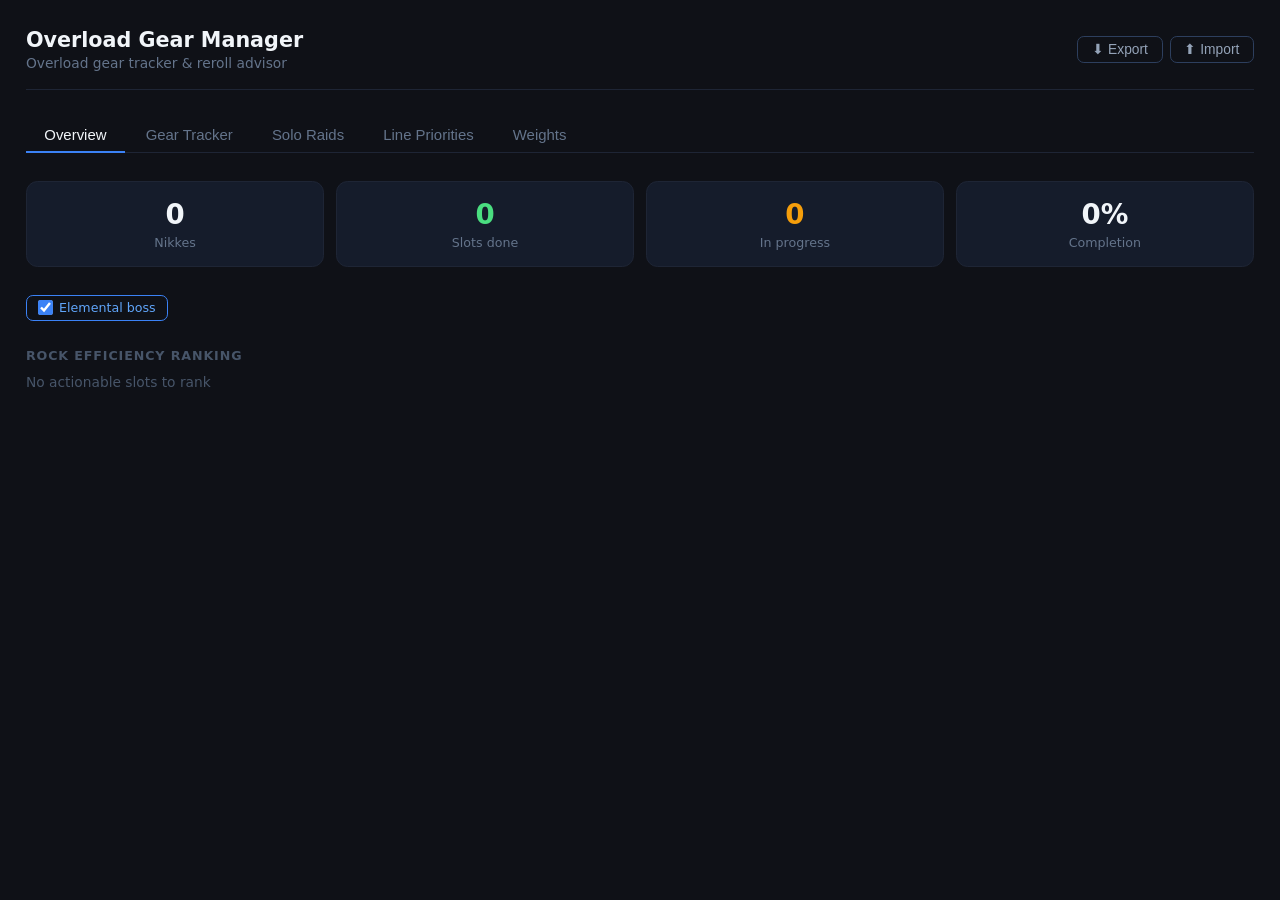
<file: nikke_gear_manager.html>
<!DOCTYPE html>
<html lang="en">
<head>
<meta charset="UTF-8"/>
<meta name="viewport" content="width=device-width, initial-scale=1.0"/>
<title>Nikke Overload Gear Manager</title>
<link rel="icon" href="data:,">

<!-- ============================================================
  NIKKE OVERLOAD GEAR MANAGER
  ============================================================
  A tool to track overload gear lines, score rolls, and
  estimate rock costs for rerolling decisions.

  DATA MODEL
  ----------
  state.nikkes[]
    └── id, name, burst, element
    └── gear { Helmet, Chest, Gloves, Boots }
          └── lines[3] { stat, val, locked }
    └── priorities[]
          └── { line, tier, count, targetTier }

  KEY GAME RULES BAKED IN
  -----------------------
  1. Line appearance rates:  Line 1 = 100%, Line 2 = 50%, Line 3 = 30%
  2. No duplicate stats on the same gear piece
  3. Stat pool renormalizes when stats are already on a piece
  4. Tier probability:  T1–5 = 12% each, T6–10 = 7% each, T11–15 = 1% each
  5. Lock before reset — never reset an unlocked high-value line
  6. T12+ lines auto-flag for immediate locking
  7. Reroll cost = locked lines + 1 rock per roll
  8. DEF is always treated as trash

  VERDICT LOGIC (in order)
  ------------------------
  - 2+ good lines at target             → Keep
  - Good line exists but below target   → Option A (Reset) vs Option B (Sacrifice)
  - 1 good line, need a second          → Lock it, Change Effects on rest
  - No good lines                       → Change Effects freely

  ROCK COST FORMULAS
  ------------------
  Change Effects expected rocks:
    P(good stat on line i) = lineAppear[i] × goodFraction
    P(at least one good on any unlocked line) = 1 - ∏(1 - P_i)
    expectedRolls = 1 / P(at least one good)
    rocks = expectedRolls × (lockedCount + 1)

  Reset Attributes expected rocks (per line, locking after each hit):
    For each remaining good unlocked line:
      P(hit target) = sum of TIER_PROB[targetTier..15]
      P(at least one of N lines hits) = 1 - (1 - P)^N
      rocks += round(1/P) × (lockedCount + 1)
      lockedCount++

  STORAGE
  -------
  All data saved to localStorage under key 'nikke_v8'.
  Data persists across page reloads in the same browser.
============================================================ -->

<style>
/* ── Reset & base ── */
*, *::before, *::after { box-sizing: border-box; margin: 0; padding: 0; }
body {
  font-family: 'Segoe UI', system-ui, sans-serif;
  background: #0f1117;
  color: #e2e8f0;
  font-size: 16px;
  min-height: 100vh;
}

/* ── Layout ── */
.app { max-width: 1100px; margin: 0 auto; padding: 1.5rem 1rem; zoom: 1.15; }
.topbar {
  display: flex; align-items: center; justify-content: space-between;
  margin-bottom: 1.5rem; padding-bottom: 1rem;
  border-bottom: 1px solid #1e2535;
}
.title { font-size: 18px; font-weight: 600; color: #f1f5f9; }
.subtitle { font-size: 12px; color: #64748b; margin-top: 3px; }
.badge {
  font-size: 11px; background: #1e3a5f; color: #60a5fa;
  padding: 3px 10px; border-radius: 6px; font-weight: 500;
}

/* ── Tabs ── */
.tabs {
  display: flex; gap: 2px; margin-bottom: 1.5rem;
  border-bottom: 1px solid #1e2535;
}
.tab {
  font-size: 13px; padding: 7px 16px; border: none; background: none;
  color: #64748b; cursor: pointer; border-bottom: 2px solid transparent;
  margin-bottom: -1px; white-space: nowrap; transition: color 0.15s;
}
.tab:hover { color: #94a3b8; }
.tab.active { color: #f1f5f9; font-weight: 500; border-bottom: 2px solid #3b82f6; }
.section { display: none; }
.section.active { display: block; }

/* ── Two-column panel ── */
.two-col { display: grid; grid-template-columns: 210px 1fr; gap: 14px; }
.nikke-list { display: flex; flex-direction: column; gap: 4px; max-height: 70vh; overflow-y: auto; overflow-x: hidden; }
.nikke-list::-webkit-scrollbar { width: 6px; }
.nikke-list::-webkit-scrollbar-track { background: transparent; }
.nikke-list::-webkit-scrollbar-thumb { background: #2d3f5e; border-radius: 3px; }
.nikke-list::-webkit-scrollbar-thumb:hover { background: #3b82f6; }
.gear-sidebar { display: flex; flex-direction: column; gap: 6px; }
.nikke-item {
  padding: 8px 11px; border-radius: 8px; cursor: pointer;
  font-size: 13px; border: 1px solid transparent; line-height: 1.3;
  transition: background 0.1s;
}
.nikke-item:hover { background: #1a2235; }
.nikke-item.active { background: #1a2235; border-color: #2d3f5e; }
.nikke-item-sub { font-size: 11px; color: #64748b; margin-top: 2px; font-weight: 400; }

/* ── Roster ── */
.roster-grid { display: grid; grid-template-columns: repeat(auto-fill, minmax(220px, 1fr)); gap: 10px; margin-bottom: 1rem; }
.nikke-card {
  background: #151c2b; border: 1px solid #1e2535;
  border-radius: 10px; padding: .9rem; position: relative;
}
.nikke-name { font-size: 13px; font-weight: 600; margin-bottom: 2px; color: #f1f5f9; white-space: nowrap; overflow: hidden; text-overflow: ellipsis; }
.nikke-meta { font-size: 11px; color: #64748b; margin-bottom: 9px; }
.gear-dots { display: flex; gap: 5px; margin-top: 8px; }
.dot { width: 10px; height: 10px; border-radius: 50%; border: 1px solid #2d3f5e; background: #1a2235; }
.dot.done   { background: #22c55e; border-color: #22c55e; }
.dot.partial { background: #f59e0b; border-color: #f59e0b; }
.dot.warn   { background: #ef4444; border-color: #ef4444; }
.add-nikke-btn {
  border: 1px dashed #2d3f5e; background: none;
  display: flex; align-items: center; justify-content: center; gap: 6px;
  cursor: pointer; height: 68px; color: #64748b; font-size: 13px;
  border-radius: 10px; width: 175px; transition: background 0.1s;
}
.add-nikke-btn:hover { background: #1a2235; }

/* ── Delete confirm ── */
.del-btn {
  font-size: 12px; background: none; border: none; color: #475569;
  cursor: pointer; padding: 2px 5px; border-radius: 4px; line-height: 1;
}
.del-btn:hover { color: #ef4444; }
.del-confirm {
  display: none; position: absolute; top: 8px; right: 8px;
  background: #151c2b; border: 1px solid #ef4444; border-radius: 8px;
  padding: 6px 8px; font-size: 11px; color: #ef4444; z-index: 10;
  white-space: nowrap; box-shadow: 0 4px 12px rgba(0,0,0,0.4);
  align-items: center; gap: 6px;
}
.del-confirm.show { display: flex; }
.del-confirm-yes { font-size: 11px; font-weight: 600; background: #ef4444; color: #fff; border: none; border-radius: 4px; padding: 2px 8px; cursor: pointer; }
.del-confirm-no  { font-size: 11px; background: none; border: 1px solid #2d3f5e; border-radius: 4px; padding: 2px 8px; cursor: pointer; color: #94a3b8; }

/* ── Gear slot cards ── */
.slot-card {
  background: #151c2b; border: 1px solid #1e2535;
  border-radius: 10px; padding: .9rem; margin-bottom: 8px;
}
.slot-header { display: flex; align-items: center; justify-content: space-between; margin-bottom: 10px; }
.slot-tag {
  font-size: 11px; background: #1a2235; color: #94a3b8;
  padding: 2px 9px; border-radius: 5px; border: 1px solid #2d3f5e; font-weight: 600;
  letter-spacing: .04em; text-transform: uppercase;
}
.lines-grid { display: grid; grid-template-columns: 1fr 1fr 1fr; gap: 8px; }
.line-box {
  border: 1px solid #1e2535; border-radius: 8px; padding: 8px;
  background: #0f1117; display: flex; flex-direction: column; gap: 5px;
}
.line-header { display: flex; align-items: center; justify-content: space-between; }
.line-label { font-size: 10px; color: #475569; text-transform: uppercase; letter-spacing: .05em; }
.line-chance { font-size: 10px; padding: 1px 5px; border-radius: 4px; font-weight: 600; }
.lc-100 { background: #052e16; color: #4ade80; }
.lc-50  { background: #052e16; color: #86efac; }
.lc-30  { background: #422006; color: #fbbf24; }
.line-box select {
  width: 100%; font-size: 12px; border: none; background: #0f1117;
  color: #e2e8f0; cursor: pointer; padding: 2px 0; border-radius: 4px;
}
.line-box select option { background: #151c2b; color: #e2e8f0; }
.line-box select:focus { outline: none; }
.value-row { display: flex; align-items: center; gap: 4px; }
.value-input {
  width: 100%; font-size: 12px; border: none;
  border-bottom: 1px solid #2d3f5e; background: none;
  color: #f1f5f9; padding: 1px 0; outline: none;
}
.value-input::placeholder { color: #334155; }
.value-input:disabled { opacity: .3; cursor: not-allowed; }
.value-unit { font-size: 11px; color: #475569; }
.tier-badge { font-size: 10px; padding: 1px 5px; border-radius: 4px; font-weight: 700; }
.tb-low   { background: #3f1010; color: #f87171; }
.tb-mid   { background: #3f2a06; color: #fbbf24; }
.tb-high  { background: #052e16; color: #4ade80; }
.tb-elite { background: #0c1f3f; color: #60a5fa; }
.line-bar { height: 3px; border-radius: 2px; background: #1e2535; margin-top: 2px; }
.bar-essential { background: #22c55e; }
.bar-ideal     { background: #3b82f6; }
.bar-passable  { background: #f59e0b; }
.bar-trash     { background: #ef4444; }
.prio-tag { font-size: 9px; padding: 1px 5px; border-radius: 3px; font-weight: 600; text-transform: uppercase; letter-spacing: .03em; }
.prio-essential { background: #052e16; color: #4ade80; }
.prio-ideal { background: #0c1f3f; color: #60a5fa; }
.prio-passable { background: #3f2a06; color: #fbbf24; }
.prio-trash { background: #3f1010; color: #f87171; }
.rank-badge { font-size: 10px; font-weight: 700; padding: 1px 6px; border-radius: 4px; margin-right: 6px; background: #1e3a5f; color: #60a5fa; }
.rank-row { cursor: pointer; transition: background 0.1s; }
.rank-row:hover { background: #1a2235; }
.sort-header { cursor: pointer; user-select: none; color: #60a5fa !important; text-decoration: underline; text-decoration-style: dotted; text-underline-offset: 3px; }
.sort-header:hover { color: #93c5fd !important; }
.lock-btn {
  font-size: 10px; padding: 2px 6px; border-radius: 4px;
  border: 1px solid #2d3f5e; background: none; cursor: pointer;
  color: #64748b; margin-top: 1px; width: 100%; transition: all 0.1s;
}
.lock-btn.locked { background: #052e16; color: #4ade80; border-color: #166534; }
.lock-btn:hover:not(:disabled) { background: #1a2235; }
.lock-btn:disabled { opacity: .3; cursor: not-allowed; }
.warn-text  { font-size: 10px; color: #ef4444; }
.below-text { font-size: 10px; color: #f59e0b; }

/* ── Verdict box ── */
.verdict {
  margin-top: 9px; padding: 10px 12px; border-radius: 8px;
  font-size: 12px; line-height: 1.6;
}
.v-keep   { background: #052e16; border: 1px solid #166534; color: #86efac; }
.v-ok     { background: #3f2a06; border: 1px solid #92400e; color: #fcd34d; }
.v-reroll { background: #3f1010; border: 1px solid #991b1b; color: #fca5a5; }
.verdict-title { font-weight: 700; font-size: 13px; margin-bottom: 7px; cursor: pointer; list-style: none; display: flex; align-items: center; gap: 6px; }
.verdict-title::before { content: '▶'; font-size: 9px; transition: transform 0.15s; }
details[open] > .verdict-title::before { transform: rotate(90deg); }
.verdict-title::-webkit-details-marker { display: none; }
.verdict-option {
  margin-bottom: 8px; padding: 8px 10px; border-radius: 6px;
  background: rgba(0,0,0,0.25);
}
.verdict-option-title { font-weight: 600; margin-bottom: 4px; }
.verdict-steps { display: flex; flex-direction: column; gap: 3px; margin-top: 4px; }
.verdict-step  { display: flex; gap: 7px; align-items: baseline; font-size: 11px; }
.step-num      { font-weight: 700; opacity: .5; flex-shrink: 0; width: 14px; }
.rock-est {
  display: inline-block; margin-top: 6px; font-size: 11px;
  padding: 2px 9px; border-radius: 5px;
  background: rgba(255,255,255,0.08); font-weight: 700;
}
.recommended-badge {
  font-size: 10px; background: #166534; color: #4ade80;
  padding: 1px 6px; border-radius: 4px; margin-left: 6px; vertical-align: middle;
}

/* ── Attribute summary table ── */
.attr-summary {
  margin-bottom: 10px; background: #151c2b;
  border: 1px solid #1e2535; border-radius: 10px; padding: .9rem;
}
.attr-summary-title {
  font-size: 11px; font-weight: 600; margin-bottom: 9px;
  color: #64748b; text-transform: uppercase; letter-spacing: .07em;
}
.attr-table { width: 100%; border-collapse: collapse; font-size: 12px; }
.attr-table th {
  text-align: left; font-size: 10px; font-weight: 600; color: #475569;
  padding: 3px 7px; text-transform: uppercase; letter-spacing: .05em;
  border-bottom: 1px solid #1e2535;
}
.attr-table td { padding: 5px 7px; border-bottom: 1px solid #1a2235; overflow: hidden; text-overflow: ellipsis; white-space: nowrap; }
.attr-table tr:last-child td { border-bottom: none; }
.met   { color: #4ade80; font-weight: 600; }
.unmet { color: #f87171; font-weight: 600; }
.no-min { color: #475569; }

/* ── Priority tab ── */
.prio-card {
  background: #151c2b; border: 1px solid #1e2535;
  border-radius: 10px; padding: .9rem; margin-bottom: 8px;
}
.prio-col-labels { display: grid; grid-template-columns: 1fr 90px 50px 72px 26px; gap: 6px; margin-bottom: 5px; }
.prio-col-label  { font-size: 10px; color: #475569; text-transform: uppercase; letter-spacing: .05em; padding: 0 3px; }
.prio-row        { display: grid; grid-template-columns: 1fr 90px 50px 72px 26px; gap: 6px; align-items: center; margin-bottom: 4px; }
.prio-row select, .tier-target-select { font-size: 12px; background: #0f1117; color: #e2e8f0; border: 1px solid #2d3f5e; border-radius: 4px; padding: 2px 4px; }
.prio-count-input {
  width: 100%; font-size: 12px; padding: 2px 4px; text-align: center;
  border: 1px solid #2d3f5e; border-radius: 4px;
  background: #0f1117; color: #e2e8f0;
}
.tier-target-select { width: 100%; }
.add-line-btn {
  font-size: 12px; background: none; border: 1px dashed #2d3f5e;
  border-radius: 6px; padding: 4px 12px; cursor: pointer; color: #64748b;
  margin-top: 4px; transition: background 0.1s;
}
.add-line-btn:hover { background: #1a2235; }
.prio-hint { font-size: 11px; color: #475569; margin-top: 4px; }
.small-del-btn { font-size: 12px; background: none; border: none; color: #475569; cursor: pointer; padding: 2px 4px; border-radius: 3px; }
.small-del-btn:hover { color: #ef4444; }

/* ── Overview ── */
.ov-grid { display: grid; grid-template-columns: repeat(4,1fr); gap: 10px; margin-bottom: 1.5rem; }
.metric-card { background: #151c2b; border: 1px solid #1e2535; border-radius: 10px; padding: .9rem; text-align: center; }
.metric-val   { font-size: 24px; font-weight: 700; margin-bottom: 3px; color: #f1f5f9; }
.metric-label { font-size: 11px; color: #64748b; }
.ov-nikke { background: #151c2b; border: 1px solid #1e2535; border-radius: 10px; padding: .8rem; margin-bottom: 8px; }
.prog-row { display: grid; grid-template-columns: 130px 1fr 38px; gap: 10px; align-items: center; font-size: 13px; margin-bottom: 6px; }
.prog-bg  { height: 5px; background: #1a2235; border-radius: 3px; overflow: hidden; }
.prog-fill { height: 100%; border-radius: 3px; background: #3b82f6; }
.prog-pct { font-size: 11px; color: #64748b; text-align: right; }
.pills { display: flex; flex-wrap: wrap; gap: 4px; margin-top: 4px; }
.pill { font-size: 11px; padding: 2px 8px; border-radius: 5px; font-weight: 500; }
.p-essential { background: #052e16; color: #4ade80; }
.p-ideal     { background: #0c1f3f; color: #60a5fa; }
.p-passable  { background: #3f2a06; color: #fbbf24; }
.p-unmet     { background: #3f1010; color: #f87171; }

/* ── Forms ── */
.form-panel {
  display: none; max-width: 320px; background: #151c2b;
  border: 1px solid #1e2535; border-radius: 10px;
  padding: .9rem; margin-top: 10px;
}
.form-panel.show { display: block; }
.form-panel-title { font-size: 13px; font-weight: 600; margin-bottom: 12px; color: #f1f5f9; }
.form-row { margin-bottom: 10px; }
.form-label { font-size: 12px; color: #94a3b8; margin-bottom: 4px; display: block; }
.form-input { width: 100%; font-size: 13px; padding: 6px 9px; background: #0f1117; border: 1px solid #2d3f5e; border-radius: 6px; color: #e2e8f0; }
.form-row select { width: 100%; font-size: 13px; padding: 6px 9px; background: #0f1117; border: 1px solid #2d3f5e; border-radius: 6px; color: #e2e8f0; }
.btn { font-size: 13px; padding: 6px 16px; border-radius: 6px; cursor: pointer; border: 1px solid #2d3f5e; background: none; color: #94a3b8; transition: background 0.1s; }
.btn:hover { background: #1a2235; }
.btn-primary { background: #3b82f6; color: #fff; border-color: #3b82f6; }
.btn-primary:hover { background: #2563eb; }
.btn-row { display: flex; gap: 8px; justify-content: flex-end; margin-top: 12px; }
.nikke-hdr { display: flex; align-items: center; gap: 9px; margin-bottom: 12px; }
.avatar {
  width: 34px; height: 34px; border-radius: 50%; background: #1e3a5f;
  display: flex; align-items: center; justify-content: center;
  font-size: 12px; font-weight: 700; color: #60a5fa; flex-shrink: 0;
}
.info-note {
  font-size: 11px; color: #64748b; padding: 7px 10px;
  background: #0f1117; border-radius: 6px; border: 1px solid #1e2535;
}
.section-label {
  font-size: 11px; font-weight: 600; color: #475569;
  text-transform: uppercase; letter-spacing: .07em; margin-bottom: 9px;
}
.empty-state { text-align: center; padding: 3rem 1rem; color: #475569; font-size: 13px; }
.topbar-actions { display: flex; gap: 6px; align-items: center; }
.elemental-toggle { display: flex; align-items: center; gap: 5px; font-size: 11px; color: #94a3b8; cursor: pointer; padding: 4px 10px; border: 1px solid #2d3f5e; border-radius: 6px; }
.elemental-toggle:has(input:checked) { border-color: #3b82f6; color: #60a5fa; }
.btn-sm { font-size: 12px; padding: 4px 12px; border-radius: 6px; cursor: pointer; border: 1px solid #2d3f5e; background: none; color: #94a3b8; transition: background 0.1s; }
.btn-sm:hover { background: #1a2235; color: #f1f5f9; }
.btn-sm.active-sort { background: #1e3a5f; color: #60a5fa; border-color: #3b82f6; }

/* ── Raid Teams Drag & Drop ── */
.raid-teams-grid { display: grid; grid-template-columns: 1fr; gap: 8px; margin-bottom: 12px; }
.raid-team-lane { background: #151c2b; border: 1px solid #1e2535; border-radius: 8px; padding: 8px; }
.raid-team-header { display: flex; justify-content: space-between; align-items: center; margin-bottom: 6px; }
.raid-team-label { font-size: 13px; font-weight: 700; color: #60a5fa; }
.raid-team-total { font-size: 13px; font-weight: 700; color: #4ade80; }
.raid-team-note {
  width: 100%; margin-top: 6px; font-size: 13px; padding: 6px 8px;
  background: #0f1117; border: 1px solid #2d3f5e; border-radius: 5px;
  color: #e2e8f0; transition: border-color 0.1s;
}
.raid-team-note:hover { border-color: #3b82f6; }
.raid-team-note:focus { border-color: #3b82f6; outline: none; }
.raid-team-drop { min-height: 36px; display: grid; grid-template-columns: repeat(auto-fill, minmax(160px, 1fr)); gap: 6px; padding: 6px; border-radius: 6px; border: 1px dashed #2d3f5e; transition: all 0.15s; }
.raid-team-drop.drag-active { border-color: #3b82f6; }
.raid-team-drop.drag-over { background: rgba(59,130,246,0.08); border-color: #60a5fa; }
.raid-drop-hint { font-size: 10px; color: #334155; padding: 4px 8px; grid-column: 1 / -1; text-align: center; }
.raid-unassigned-section { margin-top: 24px; padding-top: 16px; border-top: 1px solid #1e2535; }
.raid-unassigned-drop { min-height: 40px; grid-template-columns: repeat(auto-fill, minmax(160px, 1fr)); }
.raid-chip {
  display: flex; flex-direction: row; align-items: center; gap: 8px;
  padding: 6px 10px; width: 100%;
  background: #1a2235; border: 1px solid #2d3f5e; border-radius: 8px;
  cursor: grab; color: #e2e8f0; user-select: none;
  transition: opacity 0.1s, box-shadow 0.1s;
}
.raid-chip:hover { border-color: #3b82f6; }
.raid-chip.dragging { opacity: 0.4; }
.raid-chip-info { display: flex; flex-direction: column; gap: 1px; min-width: 0; }
.raid-chip-name { font-weight: 600; font-size: 12px; line-height: 1.3; white-space: nowrap; overflow: hidden; text-overflow: ellipsis; }
.raid-chip-meta { display: flex; align-items: center; gap: 4px; }
.raid-chip-dmg-label { font-size: 11px; font-weight: 700; }
.raid-team-badge {
  font-size: 10px; font-weight: 700; padding: 2px 6px; border-radius: 4px;
  background: #1e3a5f; color: #60a5fa; display: inline-block;
}
.raid-dmg-bar-bg {
  width: 100%; height: 6px; background: #1e2535; border-radius: 3px; overflow: hidden;
}
.raid-dmg-bar {
  height: 100%; border-radius: 3px; transition: width 0.2s;
}
#nn-select { background: #0f1117; color: #e2e8f0; border: 1px solid #2d3f5e; border-radius: 6px; font-size: 13px; }
#nn-select option { padding: 4px 8px; }
#nn-select option:checked { background: #1e3a5f; color: #60a5fa; }
</style>
</head>
<body>
<div class="app">
  <div class="topbar">
    <div>
      <div class="title">Overload Gear Manager</div>
      <div class="subtitle">Overload gear tracker &amp; reroll advisor</div>
    </div>
    <div class="topbar-actions">
      <button class="btn btn-sm" onclick="exportData()">⬇ Export</button>
      <button class="btn btn-sm" onclick="document.getElementById('import-file').click()">⬆ Import</button>
      <input type="file" id="import-file" accept=".json" style="display:none" onchange="importData(event)">
    </div>
  </div>

  <div class="tabs">
    <button class="tab active" onclick="switchTab('overview',event)">Overview</button>
    <button class="tab" onclick="switchTab('gear',event)">Gear Tracker</button>
    <button class="tab" onclick="switchTab('raids',event)">Solo Raids</button>
    <button class="tab" onclick="switchTab('priority',event)">Line Priorities</button>
    <button class="tab" onclick="switchTab('weights',event)">Weights</button>
  </div>

  <div id="overview" class="section active"></div>
  <div id="roster"   class="section"></div>
  <div id="gear"     class="section"></div>
  <div id="priority" class="section"></div>
  <div id="raids"    class="section"></div>
  <div id="weights"  class="section"></div>
</div>

<script>
// ============================================================
//  CONSTANTS & GAME DATA
// ============================================================

const SLOTS = ['Helmet', 'Chest', 'Gloves', 'Boots'];

const PRIORITY_TIERS = ['Essential', 'Ideal', 'Passable'];

// Full Nikke roster from Prydwen.gg (name, burst, element)
// Burst: I, II, III; Element: Fire, Water, Wind, Electric, Iron
const NIKKE_DATABASE = [
  {name:'2B',burst:'III',element:'Fire'},
  {name:'A2',burst:'III',element:'Fire'},
  {name:'Ada Wong',burst:'III',element:'Electric'},
  {name:'Ade',burst:'II',element:'Wind'},
  {name:'Ade: Agent Bunny',burst:'II',element:'Iron'},
  {name:'Admi',burst:'II',element:'Wind'},
  {name:'Alice',burst:'III',element:'Fire'},
  {name:'Alice: Wonderland Bunny',burst:'I',element:'Water'},
  {name:'Anchor',burst:'I',element:'Wind'},
  {name:'Anchor: Innocent Maid',burst:'II',element:'Water'},
  {name:'Anis',burst:'II',element:'Iron'},
  {name:'Anis: Sparkling Summer',burst:'III',element:'Electric'},
  {name:'Anis: Star',burst:'I',element:'Electric'},
  {name:'Anne: Miracle Fairy',burst:'II',element:'Wind'},
  {name:'Arcana',burst:'II',element:'Electric'},
  {name:'Arcana: Fortune Mate',burst:'II',element:'Fire'},
  {name:'Aria',burst:'II',element:'Water'},
  {name:'Ark Ranger Black',burst:'III',element:'Wind'},
  {name:'Asuka Shikinami Langley',burst:'III',element:'Fire'},
  {name:'Asuka Shikinami Langley: Wille',burst:'III',element:'Wind'},
  {name:'Avistar',burst:'I',element:'Electric'},
  {name:'Bay',burst:'II',element:'Fire'},
  {name:'Bay (Treasure)',burst:'II',element:'Fire'},
  {name:'Belorta',burst:'II',element:'Electric'},
  {name:'Biscuit',burst:'II',element:'Electric'},
  {name:'Blanc',burst:'II',element:'Wind'},
  {name:'Bready',burst:'III',element:'Water'},
  {name:'Brid',burst:'III',element:'Water'},
  {name:'Brid: Silent Track',burst:'II',element:'Fire'},
  {name:'Centi',burst:'II',element:'Iron'},
  {name:'Centi (Treasure)',burst:'II',element:'Iron'},
  {name:'Chime',burst:'II',element:'Iron'},
  {name:'Chisato Nishikigi',burst:'III',element:'Iron'},
  {name:'Cinderella',burst:'III',element:'Electric'},
  {name:'Claire Redfield',burst:'I',element:'Electric'},
  {name:'Clay',burst:'II',element:'Electric'},
  {name:'Cocoa',burst:'I',element:'Fire'},
  {name:'Crow',burst:'III',element:'Fire'},
  {name:'Crown',burst:'II',element:'Iron'},
  {name:'Crust',burst:'II',element:'Water'},
  {name:'D',burst:'III',element:'Wind'},
  {name:'D: Killer Wife',burst:'I',element:'Fire'},
  {name:'Delta',burst:'II',element:'Wind'},
  {name:'Delta: Ninja Thief',burst:'II',element:'Water'},
  {name:'Diesel',burst:'II',element:'Wind'},
  {name:'Diesel (Treasure)',burst:'II',element:'Wind'},
  {name:'Diesel: Winter Sweets',burst:'III',element:'Fire'},
  {name:'Dolla',burst:'II',element:'Wind'},
  {name:'Dorothy',burst:'I',element:'Water'},
  {name:'Dorothy: Serendipity',burst:'III',element:'Water'},
  {name:'Drake',burst:'III',element:'Fire'},
  {name:'Drake (Treasure)',burst:'III',element:'Fire'},
  {name:'E.H.',burst:'III',element:'Wind'},
  {name:'Ein',burst:'III',element:'Electric'},
  {name:'Elegg',burst:'II',element:'Electric'},
  {name:'Elegg: Boom and Shock',burst:'III',element:'Water'},
  {name:'Emilia',burst:'III',element:'Water'},
  {name:'Emma',burst:'I',element:'Fire'},
  {name:'Emma: Tactical Upgrade',burst:'I',element:'Fire'},
  {name:'Epinel',burst:'III',element:'Wind'},
  {name:'Ether',burst:'I',element:'Electric'},
  {name:'Eunhwa',burst:'II',element:'Fire'},
  {name:'Eunhwa: Tactical Upgrade',burst:'II',element:'Fire'},
  {name:'Eve',burst:'III',element:'Iron'},
  {name:'Exia',burst:'I',element:'Electric'},
  {name:'Exia (Treasure)',burst:'I',element:'Electric'},
  {name:'Flora',burst:'II',element:'Electric'},
  {name:'Folkwang',burst:'II',element:'Water'},
  {name:'Frima',burst:'I',element:'Iron'},
  {name:'Frima (Treasure)',burst:'I',element:'Iron'},
  {name:'Grave',burst:'II',element:'Fire'},
  {name:'Guillotine',burst:'III',element:'Electric'},
  {name:'Guillotine: Winter Slayer',burst:'III',element:'Water'},
  {name:'Guilty',burst:'II',element:'Wind'},
  {name:'Harran',burst:'III',element:'Electric'},
  {name:'Helm',burst:'III',element:'Water'},
  {name:'Helm (Treasure)',burst:'III',element:'Water'},
  {name:'Helm: Aquamarine',burst:'II',element:'Iron'},
  {name:'Himeno',burst:'II',element:'Wind'},
  {name:'Isabel',burst:'III',element:'Electric'},
  {name:'Jackal',burst:'I',element:'Iron'},
  {name:'Jill Valentine',burst:'III',element:'Electric'},
  {name:'Julia',burst:'III',element:'Iron'},
  {name:'Julia (Treasure)',burst:'III',element:'Iron'},
  {name:'K',burst:'III',element:'Electric'},
  {name:'Kilo',burst:'III',element:'Fire'},
  {name:'Kurumi',burst:'I',element:'Iron'},
  {name:'Label',burst:'I',element:'Iron'},
  {name:'Laplace',burst:'III',element:'Iron'},
  {name:'Laplace (Treasure)',burst:'III',element:'Iron'},
  {name:'Leona',burst:'II',element:'Water'},
  {name:'Liberalio',burst:'III',element:'Wind'},
  {name:'Lily',burst:'II',element:'Wind'},
  {name:'Liter',burst:'I',element:'Iron'},
  {name:'Siren',burst:'I',element:'Wind'},
  {name:'Ludmilla',burst:'I',element:'Water'},
  {name:'Ludmilla: Winter Owner',burst:'III',element:'Water'},
  {name:'Maiden',burst:'III',element:'Electric'},
  {name:'Maiden: Ice Rose',burst:'III',element:'Electric'},
  {name:'Makima',burst:'II',element:'Water'},
  {name:'Mana',burst:'III',element:'Wind'},
  {name:'Marciana',burst:'II',element:'Iron'},
  {name:'Mari Makinami Illustrious',burst:'II',element:'Electric'},
  {name:'Mary',burst:'I',element:'Water'},
  {name:'Mary: Bay Goddess',burst:'I',element:'Water'},
  {name:'Mast',burst:'II',element:'Electric'},
  {name:'Mast: Romantic Maid',burst:'II',element:'Water'},
  {name:'Maxwell',burst:'III',element:'Iron'},
  {name:'Mica',burst:'I',element:'Wind'},
  {name:'Mica: Snow Buddy',burst:'I',element:'Iron'},
  {name:'Mihara',burst:'III',element:'Water'},
  {name:'Mihara: Bonding Chain',burst:'III',element:'Fire'},
  {name:'Milk',burst:'I',element:'Water'},
  {name:'Milk (Treasure)',burst:'I',element:'Water'},
  {name:'Milk: Blooming Bunny',burst:'III',element:'Iron'},
  {name:'Mint',burst:'II',element:'Iron'},
  {name:'Miranda',burst:'I',element:'Fire'},
  {name:'Miranda (Treasure)',burst:'I',element:'Fire'},
  {name:'Misato Katsuragi',burst:'I',element:'Iron'},
  {name:'Modernia',burst:'III',element:'Fire'},
  {name:'Moran',burst:'I',element:'Electric'},
  {name:'Moran (Treasure)',burst:'I',element:'Electric'},
  {name:'Mori',burst:'II',element:'Wind'},
  {name:'N102',burst:'I',element:'Water'},
  {name:'Naga',burst:'II',element:'Electric'},
  {name:'Nayuta',burst:'II',element:'Wind'},
  {name:'Neon',burst:'I',element:'Fire'},
  {name:'Neon: Blue Ocean',burst:'III',element:'Water'},
  {name:'Neon: Vision Eye',burst:'III',element:'Electric'},
  {name:'Nero',burst:'II',element:'Fire'},
  {name:'Neve',burst:'III',element:'Water'},
  {name:'Nihilister',burst:'II',element:'Fire'},
  {name:'Noah',burst:'II',element:'Wind'},
  {name:'Noir',burst:'III',element:'Wind'},
  {name:'Noise',burst:'I',element:'Electric'},
  {name:'Novel',burst:'II',element:'Iron'},
  {name:'Pascal',burst:'I',element:'Iron'},
  {name:'Pepper',burst:'I',element:'Wind'},
  {name:'Phantom',burst:'III',element:'Water'},
  {name:'Poli',burst:'II',element:'Water'},
  {name:'Poli (Treasure)',burst:'II',element:'Water'},
  {name:'Power',burst:'III',element:'Fire'},
  {name:'Prika',burst:'II',element:'Water'},
  {name:'Privaty',burst:'III',element:'Water'},
  {name:'Privaty (Treasure)',burst:'III',element:'Water'},
  {name:'Privaty: Unkind Maid',burst:'III',element:'Electric'},
  {name:'Product 08',burst:'I',element:'Electric'},
  {name:'Product 12',burst:'III',element:'Fire'},
  {name:'Product 23',burst:'II',element:'Wind'},
  {name:'Quency',burst:'II',element:'Electric'},
  {name:'Quency: Escape Queen',burst:'III',element:'Water'},
  {name:'Quiry',burst:'III',element:'Wind'},
  {name:'Ram',burst:'I',element:'Wind'},
  {name:'Rapi',burst:'III',element:'Fire'},
  {name:'Rapi: Red Hood',burst:'I',element:'Fire'},
  {name:'Rapunzel',burst:'I',element:'Iron'},
  {name:'Rapunzel: Pure Grace',burst:'I',element:'Iron'},
  {name:'Raven',burst:'III',element:'Iron'},
  {name:'Red Hood',burst:'All',element:'Iron'},
  {name:'Rei',burst:'I',element:'Water'},
  {name:'Rei Ayanami',burst:'III',element:'Fire'},
  {name:'Rei Ayanami (Tentative Name)',burst:'III',element:'Wind'},
  {name:'Rem',burst:'II',element:'Water'},
  {name:'Rosanna',burst:'I',element:'Electric'},
  {name:'Rosanna: Chic Ocean',burst:'II',element:'Wind'},
  {name:'Rouge',burst:'I',element:'Electric'},
  {name:'Rumani',burst:'I',element:'Fire'},
  {name:'Rupee',burst:'II',element:'Iron'},
  {name:'Rupee: Winter Shopper',burst:'I',element:'Electric'},
  {name:'Sakura',burst:'I',element:'Fire'},
  {name:'Sakura Suzuhara',burst:'I',element:'Water'},
  {name:'Sakura: Bloom in Summer',burst:'III',element:'Wind'},
  {name:'Scarlet',burst:'III',element:'Electric'},
  {name:'Scarlet: Black Shadow',burst:'III',element:'Wind'},
  {name:'Signal',burst:'II',element:'Fire'},
  {name:'Sin',burst:'II',element:'Electric'},
  {name:'Snow Crane',burst:'II',element:'Water'},
  {name:'Snow White',burst:'III',element:'Iron'},
  {name:'Snow White: Heavy Arms',burst:'III',element:'Water'},
  {name:'Snow White: Innocent Days',burst:'III',element:'Iron'},
  {name:'Soda',burst:'I',element:'Fire'},
  {name:'Soda: Twinkling Bunny',burst:'III',element:'Iron'},
  {name:'Soldier EG',burst:'III',element:'Electric'},
  {name:'Soldier FA',burst:'II',element:'Iron'},
  {name:'Soldier OW',burst:'I',element:'Fire'},
  {name:'Soline',burst:'III',element:'Iron'},
  {name:'Soline: Frost Ticket',burst:'I',element:'Water'},
  {name:'Sora',burst:'I',element:'Wind'},
  {name:'Sugar',burst:'III',element:'Iron'},
  {name:'Takina Inoue',burst:'II',element:'Iron'},
  {name:'Tia',burst:'I',element:'Iron'},
  {name:'Tove',burst:'I',element:'Water'},
  {name:'Tove (Treasure)',burst:'I',element:'Water'},
  {name:'Trina',burst:'II',element:'Electric'},
  {name:'Trony',burst:'III',element:'Fire'},
  {name:'Velvet',burst:'II',element:'Wind'},
  {name:'Vesti',burst:'III',element:'Water'},
  {name:'Vesti: Tactical Upgrade',burst:'III',element:'Fire'},
  {name:'Viper',burst:'II',element:'Water'},
  {name:'Viper (Treasure)',burst:'II',element:'Water'},
  {name:'Volume',burst:'I',element:'Wind'},
  {name:'Yan',burst:'I',element:'Fire'},
  {name:'Yulha',burst:'III',element:'Fire'},
  {name:'Yuni',burst:'II',element:'Fire'},
  {name:'Zwei',burst:'I',element:'Electric'},
  {name:'Zwei (Treasure)',burst:'I',element:'Electric'},
  {name:'iDoll Flower',burst:'I',element:'Wind'},
  {name:'iDoll Ocean',burst:'I',element:'Water'},
  {name:'iDoll Sun',burst:'III',element:'Iron'},
];

// All possible overload stats
const ALL_LINES = [
  'ATK', 'Elemental Damage', 'Max Ammo', 'Charge Speed',
  'Charge Damage', 'Critical Rate', 'Critical Damage', 'Hit Rate', 'DEF'
];

// Stats that are always trash — never worth keeping
const ALWAYS_TRASH = new Set(['DEF']);

// Weapon types: SR=Sniper, RL=Rocket Launcher, AR=Assault Rifle, SMG=Submachine Gun, SG=Shotgun, MG=Minigun
const NIKKE_WEAPON = {
  '2B':'SR','A2':'RL','Ada Wong':'SMG','Ade':'SMG','Ade: Agent Bunny':'SMG','Admi':'SMG',
  'Alice':'SR','Alice: Wonderland Bunny':'RL','Anchor':'SMG','Anchor: Innocent Maid':'SMG',
  'Anis':'RL','Anis: Sparkling Summer':'RL','Anis: Star':'RL','Anne: Miracle Fairy':'AR',
  'Arcana':'SMG','Arcana: Fortune Mate':'SMG','Aria':'SR','Ark Ranger Black':'AR','Asuka Shikinami Langley':'RL',
  'Asuka Shikinami Langley: Wille':'RL','Avistar':'AR','Bay':'SG','Bay (Treasure)':'SG',
  'Belorta':'AR','Biscuit':'RL','Blanc':'AR','Bready':'SG','Brid':'SR','Brid: Silent Track':'SR',
  'Centi':'AR','Centi (Treasure)':'AR','Chime':'SMG','Chisato Nishikigi':'AR',
  'Cinderella':'RL','Claire Redfield':'AR','Clay':'AR','Cocoa':'SG','Crow':'AR',
  'Crown':'MG','Crust':'AR','D':'SMG','D: Killer Wife':'SMG','Delta':'AR',
  'Delta: Ninja Thief':'AR','Diesel':'MG','Diesel (Treasure)':'MG','Diesel: Winter Sweets':'MG',
  'Dolla':'SMG','Dorothy':'SMG','Dorothy: Serendipity':'SR','Drake':'AR','Drake (Treasure)':'AR',
  'E.H.':'SR','Ein':'SR','Elegg':'RL','Elegg: Boom and Shock':'RL',
  'Emilia':'RL','Emma':'AR','Emma: Tactical Upgrade':'AR','Epinel':'AR','Ether':'SMG',
  'Eunhwa':'SR','Eunhwa: Tactical Upgrade':'SR','Eve':'MG','Exia':'AR','Exia (Treasure)':'AR',
  'Flora':'AR','Folkwang':'AR','Frima':'SMG','Frima (Treasure)':'SMG',
  'Grave':'SG','Guillotine':'MG','Guillotine: Winter Slayer':'MG','Guilty':'AR',
  'Harran':'SR','Helm':'SR','Helm (Treasure)':'SR','Helm: Aquamarine':'SR','Himeno':'SMG',
  'Isabel':'AR','Jackal':'RL','Jill Valentine':'SMG','Julia':'MG','Julia (Treasure)':'MG',
  'K':'SMG','Kilo':'SG','Kurumi':'SMG','Label':'SMG','Laplace':'RL','Laplace (Treasure)':'RL',
  'Leona':'SG','Liberalio':'SR','Lily':'AR','Liter':'AR',
  'Ludmilla':'SG','Ludmilla: Winter Owner':'SG','Maiden':'SR','Maiden: Ice Rose':'SR',
  'Makima':'AR','Mana':'AR','Marciana':'AR','Mari Makinami Illustrious':'SR',
  'Mary':'SMG','Mary: Bay Goddess':'SMG','Mast':'SMG','Mast: Romantic Maid':'SMG',
  'Maxwell':'SR','Mica':'SMG','Mica: Snow Buddy':'SMG','Mihara':'SR','Mihara: Bonding Chain':'SR',
  'Milk':'SR','Milk (Treasure)':'SR','Milk: Blooming Bunny':'SR','Mint':'AR',
  'Miranda':'SMG','Miranda (Treasure)':'SMG','Misato Katsuragi':'RL','Modernia':'MG',
  'Moran':'SG','Moran (Treasure)':'SG','Mori':'AR','N102':'SMG','Naga':'SMG',
  'Nayuta':'SMG','Neon':'AR','Neon: Blue Ocean':'AR','Neon: Vision Eye':'AR',
  'Nero':'SG','Neve':'SR','Nihilister':'MG','Noah':'AR','Noir':'SR','Noise':'RL',
  'Novel':'RL','Pascal':'RL','Pepper':'SMG','Phantom':'AR','Poli':'SG','Poli (Treasure)':'SG',
  'Power':'MG','Prika':'SR','Privaty':'AR','Privaty (Treasure)':'AR','Privaty: Unkind Maid':'AR',
  'Product 08':'SMG','Product 12':'AR','Product 23':'AR','Quency':'AR',
  'Quency: Escape Queen':'AR','Quiry':'SR','Ram':'AR','Rapi':'AR','Rapi: Red Hood':'SR',
  'Rapunzel':'RL','Rapunzel: Pure Grace':'RL','Raven':'SR','Red Hood':'SR',
  'Rei':'SMG','Rei Ayanami':'RL','Rei Ayanami (Tentative Name)':'RL','Rem':'AR',
  'Rosanna':'SG','Rosanna: Chic Ocean':'SG','Rouge':'SR','Rumani':'AR','Rupee':'AR',
  'Rupee: Winter Shopper':'RL','Sakura':'SG','Sakura Suzuhara':'SMG',
  'Sakura: Bloom in Summer':'SG','Scarlet':'SR','Scarlet: Black Shadow':'SMG',
  'Signal':'AR','Sin':'AR','Siren':'SMG','Snow Crane':'SG','Snow White':'SR',
  'Snow White: Heavy Arms':'SR','Snow White: Innocent Days':'SR',
  'Soda':'SG','Soda: Twinkling Bunny':'SG','Soldier EG':'AR','Soldier FA':'AR',
  'Soldier OW':'AR','Soline':'AR','Soline: Frost Ticket':'AR','Sora':'SMG',
  'Sugar':'RL','Takina Inoue':'AR','Tia':'RL','Tove':'SMG','Tove (Treasure)':'SMG',
  'Trina':'AR','Trony':'AR','Velvet':'SR','Vesti':'SR','Vesti: Tactical Upgrade':'SR',
  'Viper':'SG','Viper (Treasure)':'SG','Volume':'SMG','Yan':'SR','Yulha':'RL',
  'Yuni':'AR','Zwei':'RL','Zwei (Treasure)':'RL',
  'iDoll Flower':'AR','iDoll Ocean':'AR','iDoll Sun':'AR',
};

// Damage weight multipliers for each stat, by weapon type
// These approximate how much 1% of each stat translates to effective DPS gain
// Base weights (weapon-independent):
//   ATK = 1.0, Elemental = 1.0 (direct multipliers)
//   Crit Rate = 0.5 (depends on existing CD, ~50% CD average → 0.5)
//   Crit Damage = 0.35 (depends on existing CR, ~30-35% CR average → 0.35)
//   Hit Rate = 0 (base; weapon-specific overrides below)
//   Max Ammo = 0.25 (base; high value for FIRST line, diminishes sharply after)
//   DEF = 0 (always trash)
// Weapon-specific adjustments:
//   Max Ammo: SR/RL = 0.30, AR/SG = 0.25, SMG/MG = 0.20 (first line value)
//   Charge Speed: SR/RL = 0.6, others = 0 (no charge mechanic)
//   Charge Damage: SR/RL = 0.5, others = 0
//   Hit Rate: SG = 0.5 (tightens pellet spread), AR/SMG/MG = 0.2 (moderate), SR/RL = 0 (pinpoint accuracy)
// Diminishing returns for Max Ammo:
//   1st line = 100% of weight, 2nd = 15%, 3rd+ = 5%

const STAT_DMG_WEIGHT_BASE = {
  'ATK': 1.0,
  'Elemental Damage': 1.0,
  'Critical Rate': 0.5,
  'Critical Damage': 0.35,
  'Hit Rate': 0,
  'Max Ammo': 0.25,
  'Charge Speed': 0,
  'Charge Damage': 0,
  'DEF': 0,
};

const STAT_DMG_WEIGHT_WEAPON = {
  'SR':  { 'Max Ammo': 0.30, 'Charge Speed': 0.6, 'Charge Damage': 0.5, 'Hit Rate': 0 },
  'RL':  { 'Max Ammo': 0.30, 'Charge Speed': 0.6, 'Charge Damage': 0.5, 'Hit Rate': 0 },
  'AR':  { 'Max Ammo': 0.25, 'Hit Rate': 0.2 },
  'SMG': { 'Max Ammo': 0.20, 'Hit Rate': 0.2 },
  'MG':  { 'Max Ammo': 0.20, 'Hit Rate': 0.2 },
  'SG':  { 'Max Ammo': 0.25, 'Hit Rate': 0.5 },
};

// Diminishing returns multiplier for Max Ammo based on how many lines the nikke already has
// Index = number of existing Max Ammo lines (0 = first line, 1 = second, 2+ = third+)
const AMMO_DIMINISH_DEFAULT = [1.0, 0.15, 0.05];

function getAmmoDiminish() {
  if (state.customWeights && state.customWeights.ammoDiminish) return state.customWeights.ammoDiminish;
  return AMMO_DIMINISH_DEFAULT;
}

// Count how many Max Ammo lines a nikke currently has across all gear
function countAmmoLines(nikke) {
  if (!nikke || !nikke.gear) return 0;
  let count = 0;
  SLOTS.forEach(s => {
    if (nikke.gear[s] && nikke.gear[s].lines) {
      nikke.gear[s].lines.forEach(l => { if (l.stat === 'Max Ammo') count++; });
    }
  });
  return count;
}

function getStatDmgWeight(stat, nikkeName, nikkeObj) {
  const weapon = NIKKE_WEAPON[nikkeName] || 'AR';
  // Check custom weights first (user-editable)
  let baseWeight;
  if (state.customWeights) {
    const cw = state.customWeights;
    if (cw.weapon && cw.weapon[weapon] && cw.weapon[weapon][stat] !== undefined) baseWeight = cw.weapon[weapon][stat];
    else if (cw.base && cw.base[stat] !== undefined) baseWeight = cw.base[stat];
  }
  if (baseWeight === undefined) {
    const weaponOverrides = STAT_DMG_WEIGHT_WEAPON[weapon] || {};
    baseWeight = weaponOverrides[stat] !== undefined ? weaponOverrides[stat] : (STAT_DMG_WEIGHT_BASE[stat] || 0);
  }
  // Apply diminishing returns for Max Ammo
  if (stat === 'Max Ammo' && nikkeObj) {
    const existing = countAmmoLines(nikkeObj);
    const diminish = getAmmoDiminish();
    const mult = existing < diminish.length ? diminish[existing] : diminish[diminish.length - 1];
    return baseWeight * mult;
  }
  return baseWeight;
}

// Stats whose values are expressed as percentages
const IS_PCT = new Set([
  'ATK', 'Elemental Damage', 'Charge Speed', 'Charge Damage',
  'Critical Rate', 'Critical Damage', 'Hit Rate', 'DEF'
]);

// Prydwen minimum acceptable values per single line
// (based on community guides — lines below this are considered weak rolls)
const MIN_VAL = {
  'Elemental Damage': 19.35,
  'Max Ammo':         52.50,
  'ATK':               9.70,
  'Charge Speed':      4.04,
  'Hit Rate':          9.70,
};

// Exact % values per tier (T1–T15) for each stat
// Source: in-game probability table
const TIER_TABLE = {
  'Elemental Damage': [9.54,10.94,12.34,13.75,15.15,16.55,17.95,19.35,20.75,22.15,23.56,24.96,26.36,27.76,29.16],
  'Hit Rate':         [4.77,5.47,6.18,6.88,7.59,8.29,9.00,9.70,10.40,11.11,11.81,12.52,13.22,13.93,14.63],
  'Max Ammo':         [27.84,31.95,36.06,40.17,44.28,48.39,52.50,56.60,60.71,64.82,68.93,73.04,77.15,81.26,85.37],
  'ATK':              [4.77,5.47,6.18,6.88,7.59,8.29,9.00,9.70,10.40,11.11,11.81,12.52,13.22,13.93,14.63],
  'Charge Damage':    [4.77,5.47,6.18,6.88,7.59,8.29,9.00,9.70,10.40,11.11,11.81,12.52,13.22,13.93,14.63],
  'Charge Speed':     [1.98,2.28,2.57,2.86,3.16,3.45,3.75,4.04,4.33,4.63,4.92,5.21,5.51,5.80,6.09],
  'Critical Rate':    [2.30,2.64,2.98,3.32,3.66,4.00,4.35,4.69,5.03,5.37,5.71,6.05,6.39,6.73,7.07],
  'Critical Damage':  [6.64,7.62,8.60,9.58,10.56,11.54,12.52,13.50,14.48,15.46,16.44,17.42,18.40,19.38,20.36],
  'DEF':              [4.77,5.47,6.18,6.88,7.59,8.29,9.00,9.70,10.40,11.11,11.81,12.52,13.22,13.93,14.63],
};

// Probability that a stat roll lands in each tier
// T1–5: 12% each, T6–10: 7% each, T11–15: 1% each
// Index 0 unused; index 1 = T1, index 15 = T15
const TIER_PROB = [0, 12,12,12,12,12, 7,7,7,7,7, 1,1,1,1,1];

// Probability that a stat appears at all on each line
// Line 1 always has a stat; Line 2 = 50% chance; Line 3 = 30% chance
const LINE_APPEAR = [1.0, 0.5, 0.3];
const LINE_CHANCE_LABELS = ['100%', '50%', '30%'];
const LINE_CHANCE_CSS    = ['lc-100', 'lc-50', 'lc-30'];

// Base % chance for each stat to appear on a line (sums to 100)
// When a stat is already on the piece, the pool renormalizes across remaining stats
const STAT_BASE_CHANCE = {
  'ATK': 10, 'Elemental Damage': 10, 'Max Ammo': 12,
  'Charge Speed': 12, 'Charge Damage': 12, 'Critical Rate': 12,
  'Critical Damage': 10, 'Hit Rate': 12, 'DEF': 10,
};

// Element icon URLs from Prydwen CDN
const ELEMENT_ICON = {
  'Fire': 'https://cdn.prydwen.gg/images/nikke/icons/fire_bg.webp',
  'Water': 'https://cdn.prydwen.gg/images/nikke/icons/water_bg.webp',
  'Wind': 'https://cdn.prydwen.gg/images/nikke/icons/wind_bg.webp',
  'Electric': 'https://cdn.prydwen.gg/images/nikke/icons/ele_bg.webp',
  'Iron': 'https://cdn.prydwen.gg/images/nikke/icons/iron_bg.webp',
};

function elemIcon(element) {
  const url = ELEMENT_ICON[element];
  return url ? `<img src="${url}" alt="${element}" style="width:20px;height:20px;vertical-align:middle;border-radius:3px;object-fit:contain">` : '';
}

// Nikke portrait icon from Prydwen CDN
// Prydwen uses inconsistent slug patterns for skins, so we map known names to their actual slugs
const NIKKE_SLUG_OVERRIDES = {
  'Anis: Sparkling Summer': 'sparkling-summer-anis',
  'Neon: Blue Ocean': 'blue-ocean-neon',
  'Helm: Aquamarine': 'aqua-marine-helm',
  'Snow White: Innocent Days': 'innocent-dayss-snow-white',
  'Rupee: Winter Shopper': 'winter-shopper-rupee',
  'Mary: Bay Goddess': 'bay-goddess-mary',
  'Anne: Miracle Fairy': 'miracle-fairy-anne',
  'Alice: Wonderland Bunny': 'alice-wonderland-bunny',
  'Anchor: Innocent Maid': 'anchor-innocent-maid',
  'Anis: Star': 'anis-star',
  'Ade: Agent Bunny': 'ade-agent-bunny',
  'Arcana: Fortune Mate': 'arcana-fortune-mate',
  'Asuka Shikinami Langley: Wille': 'asuka-shikinami-langley-wille',
  'Brid: Silent Track': 'brid-silent-track',
  'D: Killer Wife': 'd-killer-wife',
  'Delta: Ninja Thief': 'delta-ninja-thief',
  'Diesel: Winter Sweets': 'diesel-winter-sweets',
  'Dorothy: Serendipity': 'dorothy-serendipity',
  'Elegg: Boom and Shock': 'elegg-boom-and-shock',
  'Emma: Tactical Upgrade': 'emma-tactical-upgrade',
  'Eunhwa: Tactical Upgrade': 'eunhwa-tactical-upgrade',
  'Guillotine: Winter Slayer': 'guillotine-winter-slayer',
  'Ludmilla: Winter Owner': 'ludmilla-winter-owner',
  'Maiden: Ice Rose': 'maiden-ice-rose',
  'Mast: Romantic Maid': 'mast-romantic-maid',
  'Mica: Snow Buddy': 'mica-snow-buddy',
  'Mihara: Bonding Chain': 'mihara-bonding-chain',
  'Milk: Blooming Bunny': 'milk-blooming-bunny',
  'Neon: Vision Eye': 'neon-vision-eye',
  'Privaty: Unkind Maid': 'privaty-unkind-maid',
  'Quency: Escape Queen': 'quency-escape-queen',
  'Rapunzel: Pure Grace': 'rapunzel-pure-grace',
  'Rosanna: Chic Ocean': 'rosanna-chic-ocean',
  'Sakura: Bloom in Summer': 'sakura-bloom-in-summer',
  'Scarlet: Black Shadow': 'scarlet-black-shadow',
  'Soda: Twinkling Bunny': 'soda-twinkling-bunny',
  'Soline: Frost Ticket': 'soline-frost-ticket',
  'Snow White: Heavy Arms': 'snow-white-heavy-arms',
  'Vesti: Tactical Upgrade': 'vesti-tactical-upgrade',
  'Rapi: Red Hood': 'rapi-red-hood',
  'Privaty (Treasure)': 'privaty-treasure',
  'Helm (Treasure)': 'helm-treasure',
  'Moran (Treasure)': 'moran-treasure',
  'Exia (Treasure)': 'exia-treasure',
  'Miranda (Treasure)': 'miranda-treasure',
  'Zwei (Treasure)': 'zwei-treasure',
  'Frima (Treasure)': 'frima-treasure',
  'Milk (Treasure)': 'milk-treasure',
  'Tove (Treasure)': 'tove-treasure',
  'Laplace (Treasure)': 'laplace-treasure',
  'Julia (Treasure)': 'julia-treasure',
  'Drake (Treasure)': 'drake-treasure',
  'Diesel (Treasure)': 'diesel-treasure',
  'Centi (Treasure)': 'centi-treasure',
  'Poli (Treasure)': 'poli-treasure',
  'Viper (Treasure)': 'viper-treasure',
  'Bay (Treasure)': 'bay-treasure',
  'Helm (Treasure)': 'helm-treasure',
  'E.H.': 'e-h',
  'Product 08': 'product-08',
  'Product 12': 'product-12',
  'Product 23': 'product-23',
  'iDoll Flower': 'idoll-flower',
  'iDoll Ocean': 'idoll-ocean',
  'iDoll Sun': 'idoll-sun',
  'Siren': 'siren',
  'Rei Ayanami (Tentative Name)': 'rei-ayanami-tentative-name',
};

function nikkeSlug(name) {
  if (NIKKE_SLUG_OVERRIDES[name]) return NIKKE_SLUG_OVERRIDES[name];
  return name.toLowerCase()
    .replace(/:/g, '')
    .replace(/\./g, '')
    .replace(/'/g, '')
    .replace(/\(/g, '')
    .replace(/\)/g, '')
    .replace(/\s+/g, '-');
}

function nikkeIcon(name, size) {
  const sz = size || 22;
  const slug = nikkeSlug(name);
  return `<div style="width:${sz}px;height:${sz}px;border-radius:50%;overflow:hidden;flex-shrink:0;background:#1e3a5f"><img src="https://cdn.prydwen.gg/images/nikke/characters/${slug}_icon.webp" alt="${name}" style="width:${sz * 1.8}px;height:${sz * 1.8}px;object-fit:cover;object-position:top center;margin-left:-${sz * 0.4}px;margin-top:-${sz * 0.05}px" onerror="this.src='https://cdn.prydwen.gg/images/nikke/characters/${slug}_card.webp';this.onerror=function(){this.parentElement.style.display='none'}"></div>`;
}

// Preload nikke icons into browser cache to prevent flicker on re-render
const _preloadedIcons = new Set();
function preloadNikkeIcons() {
  state.nikkes.forEach(n => {
    if (_preloadedIcons.has(n.name)) return;
    _preloadedIcons.add(n.name);
    const slug = nikkeSlug(n.name);
    const img = new Image();
    img.src = `https://cdn.prydwen.gg/images/nikke/characters/${slug}_icon.webp`;
  });
}


// ============================================================
//  PROBABILITY HELPERS
// ============================================================

/*
 * Probability of hitting targetTier or above on a single Reset Attributes roll.
 * Formula: sum of TIER_PROB[targetTier..15] / 100
 */
function probHitTargetTier(targetTier) {
  let p = 0;
  for (let t = targetTier; t <= 15; t++) p += TIER_PROB[t];
  return p / 100;
}

/*
 * Detect the tier of a rolled value for a given stat.
 * Scans TIER_TABLE from T15 down and returns the first tier
 * whose threshold is <= the rolled value.
 */
function getTier(stat, val) {
  const thresholds = TIER_TABLE[stat];
  if (!thresholds) return null;
  const v = parseFloat(val);
  if (isNaN(v)) return null;
  for (let i = 14; i >= 0; i--) {
    if (v >= thresholds[i] - 0.005) return i + 1; // tier is 1-indexed
  }
  return 1;
}

/*
 * Visual badge info for a given tier number.
 */
function tierBadgeInfo(tier) {
  if (!tier) return null;
  if (tier >= 15) return { label: 'T15★', cls: 'tb-elite' };
  if (tier >= 12) return { label: `T${tier}◆`, cls: 'tb-high' };
  if (tier >= 6)  return { label: `T${tier}`,  cls: 'tb-mid'  };
  return { label: `T${tier}`, cls: 'tb-low' };
}

/*
 * Returns a normalized pool of stat probabilities, excluding stats already on the piece.
 * This is because no stat can appear twice on the same gear piece.
 *
 * usedStats: Set of stat names already present on this piece
 * Returns: { statName: normalizedFraction, ... }
 */
function remainingStatPool(usedStats) {
  let total = 0;
  const pool = {};
  ALL_LINES.forEach(s => {
    if (!usedStats.has(s)) {
      pool[s] = STAT_BASE_CHANCE[s];
      total  += STAT_BASE_CHANCE[s];
    }
  });
  const normalized = {};
  Object.entries(pool).forEach(([s, c]) => normalized[s] = c / total);
  return normalized;
}

/*
 * Given a normalized stat pool and a Nikke's priority list,
 * returns the fraction of the pool that consists of Essential/Ideal stats.
 * This fraction is used to estimate how likely a Change Effects roll
 * lands a good stat on any given line.
 */
function goodStatFraction(pool, nikke) {
  return nikke.priorities
    .filter(p => p.tier === 'Essential' || p.tier === 'Ideal')
    .reduce((sum, p) => sum + (pool[p.line] || 0), 0);
}

/*
 * Probability that at least one of the given unlocked lines produces
 * a good stat in a single Change Effects roll.
 *
 * unlockedLines: array of { appear: 0.3/0.5/1.0 } for each unlocked line
 * goodFrac:      fraction of renormalized pool that is Essential/Ideal
 *
 * Formula:
 *   P(good on line i) = appear[i] × goodFrac
 *   P(no good on line i) = 1 - P(good on line i)
 *   P(no good on any line) = ∏ P(no good on line i)
 *   P(at least one good) = 1 - P(no good on any line)
 */
function pAtLeastOneGood(unlockedLines, goodFrac) {
  let pNone = 1;
  unlockedLines.forEach(l => { pNone *= (1 - l.appear * goodFrac); });
  return 1 - pNone;
}

/*
 * Expected rocks to land a good stat via Change Effects.
 *
 * Formula:
 *   expectedRolls = ceil(1 / P(at least one good))
 *   rocks = expectedRolls × (lockedCount + 1)
 */
function estChangeEffectsRocks(unlockedLines, goodFrac, lockedCount) {
  if (!unlockedLines.length) return 0;
  const p = pAtLeastOneGood(unlockedLines, goodFrac);
  if (p <= 0) return 999;
  return Math.round(1 / p) * rocksPerRoll(lockedCount);
}

/*
 * Expected rocks to get N good unlocked lines to targetTier+ via Reset Attributes.
 * Locks each line as it hits the target, then continues with the next.
 *
 * Formula (iterative):
 *   For each remaining unlocked good line:
 *     P(at least one of N lines hits target) = 1 - (1 - tProb)^N
 *     rocks += round(1 / P) × rocksPerRoll(currentLocked)
 *     currentLocked++ (just locked one)
 */
function estResetAttributesRocks(goodUnlockedCount, startLockedCount, targetTierProb) {
  let rocks = 0;
  let lockedCount = startLockedCount;
  let remaining = goodUnlockedCount;
  while (remaining > 0) {
    const p = 1 - Math.pow(1 - targetTierProb, remaining);
    rocks += Math.round(1 / p) * rocksPerRoll(lockedCount);
    lockedCount++;
    remaining--;
  }
  return rocks;
}

/*
 * Rock cost per roll = number of locked lines + 1.
 * 0 locked → 1 rock/roll
 * 1 locked → 2 rocks/roll
 * 2 locked → 3 rocks/roll
 */
function rocksPerRoll(lockedCount) {
  return lockedCount + 1;
}

/*
 * Expected value of a stat when hitting targetTier or above.
 * Weighted average of tier values from targetTier..15, weighted by TIER_PROB.
 */
function expectedValAtTarget(stat, targetTier) {
  const thresholds = TIER_TABLE[stat];
  if (!thresholds) return 0;
  let weightedSum = 0, totalProb = 0;
  for (let t = targetTier; t <= 15; t++) {
    weightedSum += thresholds[t - 1] * TIER_PROB[t];
    totalProb += TIER_PROB[t];
  }
  return totalProb > 0 ? weightedSum / totalProb : 0;
}

/*
 * Expected value of a stat across ALL tiers (T1-T15), weighted by TIER_PROB.
 * This is what you expect from a fresh Change Effects roll — any tier can appear.
 */
function expectedValAnyTier(stat) {
  const thresholds = TIER_TABLE[stat];
  if (!thresholds) return 0;
  let weightedSum = 0, totalProb = 0;
  for (let t = 1; t <= 15; t++) {
    weightedSum += thresholds[t - 1] * TIER_PROB[t];
    totalProb += TIER_PROB[t];
  }
  return totalProb > 0 ? weightedSum / totalProb : 0;
}

/*
 * Expected value gain from Reset Attributes on a line.
 * Gain = expected value at target tier - current value.
 * If elemental boss mode is off, Elemental Damage gain is weighted at 0.
 */
function resetGain(stat, currentVal, targetTier) {
  if (stat === 'Elemental Damage' && !state.elementalBoss) return 0;
  const expected = expectedValAtTarget(stat, targetTier);
  const current = parseFloat(currentVal) || 0;
  return Math.max(0, expected - current);
}

/*
 * Expected value gain from Change Effects (landing a new good stat).
 * Uses the weighted average across all good stats in the pool,
 * assuming the new line will land at the average tier (weighted by TIER_PROB).
 * targetTier is the minimum acceptable tier for the nikke's priorities.
 * Excludes Elemental Damage from gain calculation if elementalBoss is off.
 */
function changeEffectsGain(nikke, pool, currentLines, sacrificedLines) {
  // sacrificedLines: optional array of lines being sacrificed (for net gain calculation)
  const goodPrios = nikke.priorities.filter(p => p.tier === 'Essential' || p.tier === 'Ideal');
  if (!goodPrios.length) return { stat: '—', gain: 0, loss: 0, net: 0 };

  // Count how many of each stat already exist across ALL gear (excluding sacrificed lines on this piece)
  const statCountAcrossGear = {};
  SLOTS.forEach(s => {
    nikke.gear[s].lines.forEach(l => {
      if (l.stat) statCountAcrossGear[l.stat] = (statCountAcrossGear[l.stat] || 0) + 1;
    });
  });
  // Subtract sacrificed lines (they're being given up)
  if (sacrificedLines) {
    sacrificedLines.forEach(l => {
      if (l.stat && statCountAcrossGear[l.stat]) statCountAcrossGear[l.stat]--;
    });
  }

  // Calculate the LOSS from sacrificing good lines (weighted by stat DPS value)
  let totalLoss = 0;
  let totalLossRaw = 0;
  if (sacrificedLines && sacrificedLines.length) {
    sacrificedLines.forEach(l => {
      if (!l.stat || !l.val) return;
      const cls = classifyLine(l.stat, nikke);
      if (!isGoodLine(cls)) return; // only count loss of good stats
      const currentVal = parseFloat(l.val) || 0;
      if (currentVal <= 0) return;
      // P(stat comes back on at least one sacrificed line)
      const comebackFrac = pool[l.stat] || 0;
      const evIfBack = expectedValAnyTier(l.stat); // comes back at random tier
      // Average appear rate across sacrificed lines
      const numSacLines = sacrificedLines.length;
      const avgAppear = sacrificedLines.reduce((s, sl) => s + (LINE_APPEAR[sl.idx !== undefined ? sl.idx : 0] || 0.6), 0) / numSacLines;
      const pComeBack = 1 - Math.pow(1 - comebackFrac * avgAppear, numSacLines);
      let effectiveLoss = currentVal - (pComeBack * evIfBack);
      if (l.stat === 'Elemental Damage' && !state.elementalBoss) effectiveLoss = 0;
      if (effectiveLoss > 0) {
        // Weight the loss by the stat's DPS contribution
        const statWeight = getStatDmgWeight(l.stat, nikke.name, nikke) || 0.01;
        totalLoss += effectiveLoss * statWeight;
        totalLossRaw += effectiveLoss;
      }
    });
  }

  // Calculate the GAIN from landing a new good stat (weighted by stat DPS value)
  // Skip stats where priority count is already met
  let totalPoolWeight = 0, weightedGainDps = 0;
  const gains = [];
  goodPrios.forEach(p => {
    const w = pool[p.line] || 0;
    if (w <= 0) return;
    // Check if this stat's count requirement is already met
    const needed = parseInt(p.count) || 1;
    const have = statCountAcrossGear[p.line] || 0;
    if (have >= needed) return; // already have enough of this stat, no gain from another
    const ev = expectedValAnyTier(p.line);
    const existing = currentLines.find(l => l.stat === p.line);
    const current = existing ? (parseFloat(existing.val) || 0) : 0;
    let gain = Math.max(0, ev - current);
    if (p.line === 'Elemental Damage' && !state.elementalBoss) gain = 0;
    const dmgW = getStatDmgWeight(p.line, nikke.name, nikke) || 0.01;
    gains.push({ stat: p.line, gain, weight: w, dmgW });
    totalPoolWeight += w;
    weightedGainDps += gain * w * dmgW;
  });
  if (totalPoolWeight <= 0) return { stat: '—', gain: 0, loss: totalLossRaw, net: -totalLossRaw };

  // Sort by (pool chance × dmg weight) to find the most impactful stat
  gains.sort((a, b) => (b.weight * b.dmgW) - (a.weight * a.dmgW));
  // Gross gain: pool-weighted average raw % (for display)
  const grossGain = gains.reduce((s, g) => s + g.gain * g.weight, 0) / totalPoolWeight;
  // Net in raw % terms (legacy display)
  const net = grossGain - totalLossRaw;
  // DPS-weighted net: gain in DPS terms - loss in DPS terms (for recommendation logic)
  const grossGainDps = weightedGainDps / totalPoolWeight;
  const netDps = grossGainDps - totalLoss;
  return { stat: gains[0].stat, gain: grossGain, loss: totalLossRaw, net, netDps };
}


// ============================================================
//  LINE CLASSIFICATION
// ============================================================

function classifyLine(stat, nikke) {
  if (!stat) return null;
  if (ALWAYS_TRASH.has(stat)) return 'trash';
  const p = nikke.priorities.find(p => p.line === stat);
  if (!p) return 'unset';
  return p.tier.toLowerCase(); // 'essential', 'ideal', 'passable'
}

function getTargetTier(stat, nikke) {
  const p = nikke.priorities.find(p => p.line === stat);
  return p ? parseInt(p.targetTier) || 11 : 11;
}

function isAtTarget(stat, val, nikke) {
  const tier = getTier(stat, val);
  if (!tier) return false;
  return tier >= getTargetTier(stat, nikke);
}

function isAboveMinVal(stat, val) {
  if (!(stat in MIN_VAL)) return true;
  const v = parseFloat(val);
  if (isNaN(v)) return false;
  return v >= MIN_VAL[stat];
}

function isGoodLine(cls) {
  return cls === 'essential' || cls === 'ideal';
}


// ============================================================
//  VERDICT ENGINE
//  Produces a recommendation object for a single gear slot.
// ============================================================

function getVerdict(nikke, slot) {
  const lines = nikke.gear[slot].lines;
  if (lines.every(l => !l.stat)) return null;

  // Annotate each line with derived info
  const ann = lines.map((l, i) => {
    const cls       = l.stat ? classifyLine(l.stat, nikke) : null;
    const tier      = l.stat && l.val ? getTier(l.stat, l.val) : null;
    const targetTier = l.stat ? getTargetTier(l.stat, nikke) : 11;
    const atTarget  = l.stat && l.val ? isAtTarget(l.stat, l.val, nikke) : false;
    const good      = isGoodLine(cls);
    return { ...l, idx: i, cls, tier, targetTier, atTarget, isGood: good, isSac: !good, appear: LINE_APPEAR[i] };
  });

  const lockedCount   = ann.filter(l => l.locked && l.stat).length;
  const goodLines     = ann.filter(l => l.isGood);
  const goodBelowTgt  = goodLines.filter(l => l.stat && l.val && !l.atTarget);
  const usedStats     = new Set(ann.filter(l => l.stat).map(l => l.stat));

  // Helper: good stat fraction for a pool that excludes usedStats + alsoExclude
  function goodFrac(alsoExclude = []) {
    const pool = remainingStatPool(new Set([...usedStats, ...alsoExclude]));
    return goodStatFraction(pool, nikke);
  }

  // Helper: list of good stat names for display
  const goodStatNames = nikke.priorities
    .filter(p => p.tier === 'Essential' || p.tier === 'Ideal')
    .map(p => p.line).join('/') || 'good stats';

  const lineName = l => `Line ${l.idx + 1} (${LINE_CHANCE_LABELS[l.idx]}) — ${l.stat}`;

  // ── CASE 1: 2+ good lines already at target ──────────────
  const allGoodAtTarget = goodLines.length >= 2 && goodBelowTgt.length === 0 && !goodLines.some(l => l.stat && !l.val);
  if (allGoodAtTarget) {
    const steps = [];
    // Lock any good lines not yet locked (Line 3 first — hardest to get)
    goodLines.filter(l => !l.locked).sort((a, b) => b.idx - a.idx)
      .forEach(l => steps.push(`Lock ${lineName(l)}`));
    // Optional: fish for a 3rd good line on sacrificeable slots
    const sacUnlocked = ann.filter(l => l.isSac && l.stat && !l.locked);
    if (sacUnlocked.length && goodLines.length < 3) {
      const postLocked = lockedCount + goodLines.filter(l => !l.locked).length;
      const gf = goodFrac(goodLines.filter(l => !l.locked).map(l => l.stat));
      const fr = estChangeEffectsRocks(sacUnlocked.map(l => ({ appear: l.appear })), gf, postLocked);
      steps.push(`Optional: Change Effects on ${sacUnlocked.map(l => `Line ${l.idx + 1}`).join(', ')} for a 3rd good line — ~${fr} rocks`);
    }
    if (!steps.length) steps.push('This piece is complete — no action needed.');
    return { label: `Keep — ${goodLines.length} good line${goodLines.length > 1 ? 's' : ''} at target`, steps, cls: 'v-keep', rocks: 0 };
  }

  // ── CASE 2: At least 1 good line exists ──────────────────
  if (goodLines.length >= 1) {
    // Lines to lock immediately:
    //   (a) already at target tier, OR
    //   (b) T12+ even if below target — too rare to risk resetting unlocked
    const lockNow = goodLines
      .filter(l => !l.locked && (l.atTarget || (l.tier && l.tier >= 12)))
      .sort((a, b) => b.idx - a.idx); // Line 3 priority

    const lockedAfter = lockedCount + lockNow.length;
    const lockSteps = lockNow.map(l =>
      `Lock ${lineName(l)}` +
      (l.tier >= 12 && !l.atTarget
        ? ` — T${l.tier} is rare, protect before resetting`
        : ` — at target T${l.targetTier} ✓`)
    );

    // Lines that need Reset Attributes (good, not locked, not T12+, have a value)
    const toReset = goodBelowTgt.filter(l => !l.locked && !(l.tier && l.tier >= 12));
    const sacUnlocked = ann.filter(l => l.isSac && !l.locked);

    // ── Sub-case 2a: Good lines exist but values below target ──
    if (toReset.length > 0) {
      // Option A: Reset Attributes to fix values
      const optASteps = [...lockSteps];
      optASteps.push(`Reset Attributes — ${rocksPerRoll(lockedAfter)} rock${rocksPerRoll(lockedAfter) > 1 ? 's' : ''}/roll`);
      toReset.forEach(l => optASteps.push(
        `  → ${l.stat} on Line ${l.idx + 1}: needs T${l.targetTier}+ (currently T${l.tier || '?'} at ${l.val}%)`
      ));
      optASteps.push(`Lock each line immediately once it hits T${toReset[0].targetTier}+`);
      const tProb    = probHitTargetTier(toReset[0].targetTier);
      const resetRocks = estResetAttributesRocks(toReset.length, lockedAfter, tProb);
      let fishRocksA = 0;
      if (goodLines.length < 2) {
        // Still need a second good line after fixing values
        const postResetLocked = lockedAfter + toReset.length;
        const gf = goodFrac([...lockNow.map(l => l.stat), ...toReset.map(l => l.stat)]);
        const fl = sacUnlocked.map(l => ({ appear: l.appear }));
        fishRocksA = estChangeEffectsRocks(fl, gf, postResetLocked);
        if (fl.length) optASteps.push(`Then Change Effects for a 2nd good line — ~${fishRocksA} rocks`);
      }

      // Option B: Sacrifice below-target lines + fish for better via Change Effects
      const optBSteps = [...lockSteps];
      const sacrificing = [...sacUnlocked, ...toReset]
        .filter((l, i, a) => a.findIndex(x => x.idx === l.idx) === i); // deduplicate
      const gfB = goodFrac(lockNow.map(l => l.stat));
      const fishRocksB = estChangeEffectsRocks(sacrificing.map(l => ({ appear: l.appear })), gfB, lockedAfter);
      optBSteps.push(`Change Effects on ${sacrificing.length} unlocked line(s) — ${rocksPerRoll(lockedAfter)} rock${rocksPerRoll(lockedAfter) > 1 ? 's' : ''}/roll`);
      toReset.forEach(l => optBSteps.push(`  ⚠ Sacrificing ${l.stat} T${l.tier || '?'} on Line ${l.idx + 1}`));
      optBSteps.push(`Priority: Line 3 (30%) → Line 2 (50%) → Line 1 (100%) last`);
      optBSteps.push(`P(${goodStatNames}) per line: ${(gfB * 100).toFixed(1)}% — then random tier (avg value shown in gain)`);
      optBSteps.push(`Expected ~${fishRocksB} rocks`);

      // Calculate gain for Option A (reset to target)
      const gainADetails = toReset.map(l => {
        const g = resetGain(l.stat, l.val, l.targetTier);
        return { stat: l.stat, gain: g };
      }).filter(x => x.gain > 0);
      const gainALabel = gainADetails.length
        ? gainADetails.map(x => `${x.stat} +${x.gain.toFixed(2)}%`).join(', ')
        : 'no effective gain';
      // Calculate gain for Option B (new good stat via change effects)
      const poolB = remainingStatPool(new Set([...usedStats, ...lockNow.map(l => l.stat)]));
      const ceGainB = changeEffectsGain(nikke, poolB, lines, sacrificing);
      let gainBLabel = 'no effective gain';
      if (ceGainB.netDps > 0) {
        // DPS-weighted net is positive — this is a good trade even if raw % net is negative
        gainBLabel = ceGainB.net > 0
          ? `net ${ceGainB.stat} +${ceGainB.net.toFixed(2)}%`
          : `${ceGainB.stat} +${ceGainB.gain.toFixed(2)}% (DPS net positive: losing low-weight stat)`;
      } else if (ceGainB.net > 0) {
        gainBLabel = `net ${ceGainB.stat} +${ceGainB.net.toFixed(2)}%`;
      } else if (ceGainB.gain > 0) {
        gainBLabel = `${ceGainB.stat} +${ceGainB.gain.toFixed(2)}% gain, −${ceGainB.loss.toFixed(2)}% loss`;
      }

      // Recommend A vs B based on weighted efficiency comparison
      // For Option A: we're keeping/upgrading existing lines, so count OTHER ammo lines (not this one)
      const gainAWeighted = gainADetails.reduce((s, x) => {
        let w = getStatDmgWeight(x.stat, nikke.name, nikke);
        // If resetting a Max Ammo line, discount should be based on OTHER ammo lines, not including this one
        if (x.stat === 'Max Ammo') {
          const otherAmmo = countAmmoLines(nikke) - 1; // exclude the line being reset
          const diminish = getAmmoDiminish();
          const mult = otherAmmo < diminish.length ? diminish[Math.max(0, otherAmmo)] : diminish[diminish.length - 1];
          const weapon = NIKKE_WEAPON[nikke.name] || 'AR';
          const baseW = (state.customWeights && state.customWeights.weapon && state.customWeights.weapon[weapon] && state.customWeights.weapon[weapon]['Max Ammo'] !== undefined)
            ? state.customWeights.weapon[weapon]['Max Ammo']
            : (STAT_DMG_WEIGHT_WEAPON[weapon] && STAT_DMG_WEIGHT_WEAPON[weapon]['Max Ammo'] !== undefined ? STAT_DMG_WEIGHT_WEAPON[weapon]['Max Ammo'] : STAT_DMG_WEIGHT_BASE['Max Ammo']);
          w = baseW * mult;
        }
        return s + x.gain * w;
      }, 0);
      const gainBDps = ceGainB.netDps > 0 ? ceGainB.netDps : 0;
      // Efficiency comparison: DPS-weighted gain per rock
      const effA = (resetRocks + fishRocksA) > 0 ? gainAWeighted / (resetRocks + fishRocksA) : 0;
      const effB = fishRocksB > 0 ? gainBDps / fishRocksB : 0;
      // Prefer A if it's more efficient per rock in DPS terms
      const recommendA = effA >= effB;

      return {
        label: goodLines.length >= 2
          ? `${goodLines.length} good lines — value(s) below target`
          : `1 good line — fix value or fish for better`,
        cls: 'v-ok',
        options: [
          { title: 'Option A — Reset Attributes to fix value(s)', steps: optASteps, rocks: resetRocks + fishRocksA, recommended: recommendA, gain: gainALabel },
          { title: 'Option B — Sacrifice & Change Effects',        steps: optBSteps, rocks: fishRocksB,             recommended: !recommendA, gain: gainBLabel },
        ],
      };
    }

    // ── Sub-case 2b: 1 good line at target, need a second ──
    if (goodLines.length < 2) {
      const steps = [...lockSteps];
      const fishLines = sacUnlocked
        .filter(l => !lockNow.find(lk => lk.idx === l.idx))
        .map(l => ({ appear: l.appear }));
      const gf = goodFrac(lockNow.map(l => l.stat));
      steps.push(`Change Effects on ${fishLines.length} unlocked line(s) — ${rocksPerRoll(lockedAfter)} rock${rocksPerRoll(lockedAfter) > 1 ? 's' : ''}/roll`);
      steps.push(`All passable/trash/empty lines are sacrificeable`);
      steps.push(`Priority: Line 3 (30%) → Line 2 (50%) → Line 1 (100%) last`);
      steps.push(`P(${goodStatNames}) per line: ${(gf * 100).toFixed(1)}% — then random tier (avg value shown in gain)`);
      const fishRocks = estChangeEffectsRocks(fishLines, gf, lockedAfter);
      steps.push(`Expected ~${fishRocks} rocks`);
      const poolCE = remainingStatPool(new Set([...usedStats, ...lockNow.map(l => l.stat)]));
      const sacForGain = sacUnlocked.filter(l => !lockNow.find(lk => lk.idx === l.idx));
      const ceGain = changeEffectsGain(nikke, poolCE, lines, sacForGain);
      let ceGainLabel = 'no effective gain';
      if (ceGain.net > 0) {
        ceGainLabel = `net ${ceGain.stat} +${ceGain.net.toFixed(2)}%`;
      } else if (ceGain.gain > 0) {
        ceGainLabel = `${ceGain.stat} +${ceGain.gain.toFixed(2)}%`;
      }
      // Determine which good stats are missing from this piece
      const existingGoodStats = new Set(goodLines.map(l => l.stat));
      const missingGoodStats = nikke.priorities
        .filter(p => (p.tier === 'Essential' || p.tier === 'Ideal') && !existingGoodStats.has(p.line) && !usedStats.has(p.line))
        .map(p => p.line);
      const targetStatLabel = missingGoodStats.length ? missingGoodStats.join('/') : goodStatNames;
      return { label: `1 good line — fish for ${targetStatLabel}`, steps, cls: 'v-ok', rocks: fishRocks, gain: ceGainLabel };
    }
  }

  // ── CASE 3: No good lines at all ─────────────────────────
  const pool = remainingStatPool(usedStats);
  const gf   = goodStatFraction(pool, nikke);
  const fl   = ann.map(l => ({ appear: l.appear }));
  const fishRocks = estChangeEffectsRocks(fl, gf, lockedCount);
  const sacStats  = ann.filter(l => l.stat).map(l => l.stat);
  const ceGain3 = changeEffectsGain(nikke, pool, lines);
  return {
    label: 'No Essential/Ideal lines — Change Effects freely',
    steps: [
      `No locks needed — ${rocksPerRoll(lockedCount)} rock/roll`,
      `Priority: Line 3 (30%) → Line 2 (50%) → Line 1 (100%) last`,
      `P(${goodStatNames}) per line: ${(gf * 100).toFixed(1)}% — then random tier (avg value shown in gain)`,
      `Expected ~${fishRocks} rocks to land a first good stat`,
      ...(sacStats.length ? [`Current lines (${sacStats.join(', ')}) — all sacrificeable`] : []),
    ],
    cls: 'v-reroll',
    rocks: fishRocks,
    gain: ceGain3.gain > 0 ? `${ceGain3.stat} +${ceGain3.gain.toFixed(2)}%` : 'no effective gain',
  };
}


// ============================================================
//  HELPER FUNCTIONS
// ============================================================

function scorePiece(nikke, slot) {
  const lines = nikke.gear[slot].lines;
  if (lines.every(l => !l.stat)) return null;
  let good = 0, trash = 0;
  lines.forEach(l => {
    if (!l.stat) return;
    const c = classifyLine(l.stat, nikke);
    if (isGoodLine(c)) good++; else trash++;
  });
  return { good, trash };
}

function dotStatus(nikke, slot) {
  const v = getVerdict(nikke, slot);
  if (!v) return 'none';
  if (v.cls === 'v-keep')   return 'done';
  if (v.cls === 'v-ok')     return 'partial';
  return 'warn';
}

function attrTotals(nikke) {
  const t = {};
  SLOTS.forEach(s => nikke.gear[s].lines.forEach(l => {
    if (!l.stat || !l.val) return;
    const v = parseFloat(l.val);
    if (isNaN(v)) return;
    t[l.stat] = (t[l.stat] || 0) + v;
  }));
  return t;
}

// Minimum total value expected across all 4 gear pieces
// = priority count × per-line minimum
function minTotalVal(nikke, stat) {
  if (!(stat in MIN_VAL)) return null;
  const p = nikke.priorities.find(p => p.line === stat);
  if (!p) return null;
  return (parseInt(p.count) || 1) * MIN_VAL[stat];
}

function initials(name) {
  return name.split(' ').map(w => w[0]).join('').slice(0, 2).toUpperCase();
}

/*
 * Get the efficiency rank of a specific nikke+slot across all nikkes.
 * Returns 0 if the slot is done or has no valid ranking.
 */
function getSlotRank(nikkeId, slot) {
  const rankings = [];
  state.nikkes.forEach(n => {
    if (!n.priorities.length) return;
    SLOTS.forEach(s => {
      const v = getVerdict(n, s);
      if (!v || v.cls === 'v-keep') return;
      let rocks = 0, gainTotal = 0;
      if (v.options) {
        const rec = v.options.find(o => o.recommended) || v.options[0];
        rocks = rec.rocks;
        const netMatch = rec.gain.match(/net\s+(?:\S+\s+)?([+-]?\d+\.?\d*)%/);
        if (netMatch) gainTotal = parseFloat(netMatch[1]);
        else {
          const matches = rec.gain.match(/\+(\d+\.?\d*)%/g);
          if (matches) gainTotal = matches.reduce((sum, m) => sum + parseFloat(m.replace('+','').replace('%','')), 0);
        }
      } else {
        rocks = v.rocks;
        const netMatch = (v.gain || '').match(/net\s+(?:\S+\s+)?([+-]?\d+\.?\d*)%/);
        if (netMatch) gainTotal = parseFloat(netMatch[1]);
        else {
          const matches = (v.gain || '').match(/\+(\d+\.?\d*)%/g);
          if (matches) gainTotal = matches.reduce((sum, m) => sum + parseFloat(m.replace('+','').replace('%','')), 0);
        }
      }
      if (rocks <= 0 || gainTotal <= 0) return;
      rankings.push({ nikkeId: n.id, slot: s, efficiency: gainTotal / rocks });
    });
  });
  rankings.sort((a, b) => b.efficiency - a.efficiency);
  const idx = rankings.findIndex(r => r.nikkeId === nikkeId && r.slot === slot);
  return idx >= 0 ? idx + 1 : 0;
}


// ============================================================
//  STATE & PERSISTENCE
// ============================================================

let state = { nikkes: [], selGear: null, selPrio: null, elementalBoss: true, raids: [], selRaid: null, selRaidEdit: null, rankSort: 'efficiency', rankSortAsc: false, gearElementFilter: '' };

// Convert Roman numeral burst to number (I→1, II→2, III→3, All→All)
function burstNum(b) {
  if (b === 'III' || b === '3') return '3';
  if (b === 'II' || b === '2') return '2';
  if (b === 'I' || b === '1') return '1';
  return b; // 'All' or anything else
}

function save() {
  try { localStorage.setItem('nikke_v8', JSON.stringify(state)); } catch(e) {}
}

function load() {
  try {
    const d = localStorage.getItem('nikke_v8');
    if (d) state = JSON.parse(d);
  } catch(e) {}
  if (!state.nikkes) state.nikkes = [];
  if (state.elementalBoss === undefined) state.elementalBoss = true;
  if (state.gearElementFilter === undefined) state.gearElementFilter = '';
  if (state.gearBurstFilter === undefined) state.gearBurstFilter = '';
  if (state.overviewElementFilter === undefined) state.overviewElementFilter = '';
  if (!state.raids) state.raids = [];
  if (state.selRaid === undefined) state.selRaid = null;
  if (state.selRaidEdit === undefined) state.selRaidEdit = null;
  if (state.rankSortAsc === undefined) state.rankSortAsc = false;
  // Migrate old data
  state.nikkes.forEach(n => {
    n.id = n.id.replace('.', ''); // fix IDs with decimal points
    // Migrate cls → element (look up from database if possible)
    if (!n.element) {
      const dbEntry = NIKKE_DATABASE.find(e => e.name === n.name);
      n.element = dbEntry ? dbEntry.element : '';
      if (dbEntry && !n.burst) n.burst = dbEntry.burst;
    }
    n.priorities.forEach(p => {
      if (!p.targetTier) p.targetTier = 11;
      if (!p.count) p.count = 1;
    });
    SLOTS.forEach(s => {
      if (!n.gear[s]) n.gear[s] = { lines: [{stat:'',val:'',locked:false},{stat:'',val:'',locked:false},{stat:'',val:'',locked:false}] };
      n.gear[s].lines.forEach(l => { if (l.locked === undefined) l.locked = false; });
    });
  });
  // Restore custom weapon mappings for user-added Nikkes
  if (state.customWeapons) {
    Object.entries(state.customWeapons).forEach(([name, weapon]) => {
      NIKKE_WEAPON[name] = weapon;
    });
  }
  // Don't persist selected Nikke across reloads — default to first
  state.selGear = state.nikkes.length ? state.nikkes[0].id : null;
  save();
}

// ── Export / Import ──────────────────────────────────────────
function exportData() {
  const json = JSON.stringify(state, null, 2);
  const blob = new Blob([json], { type: 'application/json' });
  const url = URL.createObjectURL(blob);
  const a = document.createElement('a');
  a.href = url;
  a.download = `nikke_gear_backup_${new Date().toISOString().slice(0,10)}.json`;
  document.body.appendChild(a);
  a.click();
  document.body.removeChild(a);
  URL.revokeObjectURL(url);
}

function importData(event) {
  const file = event.target.files[0];
  if (!file) return;
  const reader = new FileReader();
  reader.onload = function(e) {
    try {
      const imported = JSON.parse(e.target.result);
      if (!imported.nikkes || !Array.isArray(imported.nikkes)) {
        alert('Invalid backup file — missing nikkes array.');
        return;
      }
      if (!confirm(`This will replace your current data (${state.nikkes.length} Nikke${state.nikkes.length !== 1 ? 's' : ''}) with the imported data (${imported.nikkes.length} Nikke${imported.nikkes.length !== 1 ? 's' : ''}). Continue?`)) return;
      state = imported;
      save();
      render();
    } catch(err) {
      alert('Failed to parse file: ' + err.message);
    }
  };
  reader.readAsText(file);
  event.target.value = ''; // reset so same file can be re-imported
}

function mkNikke(name, burst, element) {
  const gear = {};
  SLOTS.forEach(s => {
    gear[s] = { lines: [
      { stat: '', val: '', locked: false },
      { stat: '', val: '', locked: false },
      { stat: '', val: '', locked: false },
    ]};
  });
  // ID uses no decimal point (avoids inline onclick breakage)
  return { id: 'n' + Date.now() + Math.floor(Math.random() * 1000000), name, burst, element, gear, priorities: [
    { line: 'ATK', tier: 'Essential', count: 4, targetTier: 10 },
    { line: 'Elemental Damage', tier: 'Essential', count: 4, targetTier: 10 },
  ] };
}


// ============================================================
//  DELETE WITH INLINE CONFIRM
//  (browser confirm() is blocked in iframes, so we use inline UI)
// ============================================================

let pendingDeleteId = null;

function requestDelete(id) {
  if (pendingDeleteId && pendingDeleteId !== id) {
    hideDeleteConfirm(pendingDeleteId);
  }
  pendingDeleteId = id;
  const el = document.getElementById('del-confirm-' + id);
  if (el) el.classList.add('show');
}

function hideDeleteConfirm(id) {
  const el = document.getElementById('del-confirm-' + id);
  if (el) el.classList.remove('show');
  if (pendingDeleteId === id) pendingDeleteId = null;
}

function doDelete(id) {
  const deleted = state.nikkes.find(n => n.id === id);
  state.nikkes = state.nikkes.filter(n => n.id !== id);
  if (state.selGear === id) state.selGear = null;
  if (state.selPrio === id) state.selPrio = null;
  // Clean up custom weapon mapping if it was a custom nikke
  if (deleted && state.customWeapons && state.customWeapons[deleted.name]) {
    delete state.customWeapons[deleted.name];
    delete NIKKE_WEAPON[deleted.name];
  }
  pendingDeleteId = null;
  save(); render();
}

function gearDeleteNikke(id) {
  const n = state.nikkes.find(x => x.id === id);
  if (!n) return;
  if (!confirm(`Remove ${n.name}? All gear data will be lost.`)) return;
  doDelete(id);
}


// ============================================================
//  RENDER: OVERVIEW
// ============================================================

function renderOverview() {
  const el = document.getElementById('overview');
  const nk = state.nikkes;
  let total = nk.length * 4, done = 0, partial = 0;
  nk.forEach(n => SLOTS.forEach(s => {
    const st = dotStatus(n, s);
    if (st === 'done') done++; else if (st === 'partial') partial++;
  }));
  const pct = total ? Math.round((done / total) * 100) : 0;

  // Build efficiency ranking: gain% per rock for each incomplete slot
  // If a raid is selected, filter to only those nikkes and weight by damage
  const selRaid = state.selRaid ? state.raids.find(r => r.id === state.selRaid) : null;
  const raidNikkeIds = selRaid ? new Set(selRaid.entries.map(e => e.nikkeId)) : null;
  const raidDmgMap = {};
  if (selRaid) selRaid.entries.forEach(e => { raidDmgMap[e.nikkeId] = e.damage || 0; });

  const rankings = [];
  nk.forEach(n => {
    if (!n.priorities.length) return;
    if (raidNikkeIds && !raidNikkeIds.has(n.id)) return; // filter by raid
    SLOTS.forEach(slot => {
      const v = getVerdict(n, slot);
      if (!v || v.cls === 'v-keep') return; // skip done slots
      let rocks = 0, gainTotal = 0, gainLabel = '';
      if (v.options) {
        const rec = v.options.find(o => o.recommended) || v.options[0];
        rocks = rec.rocks;
        gainLabel = rec.gain;
        const netMatch = rec.gain.match(/net\s+(?:\S+\s+)?([+-]?\d+\.?\d*)%/);
        if (netMatch) {
          gainTotal = parseFloat(netMatch[1]);
        } else {
          const matches = rec.gain.match(/\+(\d+\.?\d*)%/g);
          if (matches) gainTotal = matches.reduce((s, m) => s + parseFloat(m.replace('+','').replace('%','')), 0);
        }
      } else {
        rocks = v.rocks;
        gainLabel = v.gain || '';
        const netMatch = (v.gain || '').match(/net\s+(?:\S+\s+)?([+-]?\d+\.?\d*)%/);
        if (netMatch) {
          gainTotal = parseFloat(netMatch[1]);
        } else {
          const matches = (v.gain || '').match(/\+(\d+\.?\d*)%/g);
          if (matches) gainTotal = matches.reduce((s, m) => s + parseFloat(m.replace('+','').replace('%','')), 0);
        }
      }
      if (rocks <= 0 || gainTotal <= 0) return;
      // Apply stat damage weight based on which stat the gain is for
      const statMatch = gainLabel.match(/^(?:net\s+)?(\w[\w\s]*?)\s+[+-]/);
      const gainStat = statMatch ? ALL_LINES.find(l => gainLabel.includes(l)) || '' : '';
      const dmgWeight = gainStat ? getStatDmgWeight(gainStat, n.name, n) : 1.0;
      const weightedGainRaw = gainTotal * dmgWeight;
      // Weight by damage if raid selected
      const dmg = raidDmgMap[n.id] || 0;
      const weightedGain = dmg > 0 ? (weightedGainRaw / 100) * dmg : weightedGainRaw;
      const efficiency = weightedGain / rocks;
      rankings.push({ nikkeId: n.id, nikke: n.name, slot, rocks, gain: gainTotal, gainLabel, efficiency, dmg, weightedGain, dmgWeight });
    });
  });
  rankings.sort((a, b) => b.efficiency - a.efficiency);

  // Raid selector dropdown
  const raidOpts = [...state.raids].reverse().map(r => { const dn = `${r.season ? 'Season ' + r.season + ' · ' : ''}${r.name}${r.element ? ' — ' + r.element : ''}`; return `<option value="${r.id}" ${state.selRaid === r.id ? 'selected' : ''}>${dn}</option>`; }).join('');
  const raidSelector = state.raids.length ? `
    <select class="form-input" style="font-size:12px;padding:3px 8px;width:auto;display:inline-block;margin-left:8px" onchange="selectRaidFilter(this.value)">
      <option value="">All Nikkes</option>${raidOpts}
    </select>` : '';

  const effLabel = selRaid ? 'dmg/rock' : '%/rock';

  // Sort rankings by selected column
  const sortBy = state.rankSort || 'efficiency';
  const asc = state.rankSortAsc ? 1 : -1;
  if (sortBy === 'dmgGain') {
    rankings.sort((a, b) => asc * ((a.gain / 100 * (a.dmg || 0)) - (b.gain / 100 * (b.dmg || 0))));
  } else if (sortBy === 'dmg') {
    rankings.sort((a, b) => asc * ((a.dmg || 0) - (b.dmg || 0)));
  } else {
    rankings.sort((a, b) => asc * (a.efficiency - b.efficiency));
  }

  const sortArrow = (col) => sortBy === col ? (state.rankSortAsc ? ' ▲' : ' ▼') : '';
  const rankingHtml = rankings.length ? (() => {
    const top10 = rankings.slice(0, 10);
    const next10 = rankings.slice(10, 20);
    const renderRow = (r, i) => `<tr class="rank-row" onclick="goToGearSlot('${r.nikkeId}','${r.slot}')">
        <td style="color:#475569">${i + 1}</td>
        <td style="font-weight:500"><div style="display:flex;align-items:center;gap:6px">${nikkeIcon(r.nikke, 22)}<span>${r.nikke}</span></div></td>
        <td>${r.slot}</td>
        <td>~${r.rocks}</td>
        <td style="color:#4ade80">${r.gainLabel}</td>
        ${selRaid ? `<td style="color:#94a3b8">${r.dmg ? r.dmg + 'M' : '—'}</td><td style="color:#60a5fa;font-weight:600">${r.dmg ? '+' + (r.gain / 100 * r.dmg).toFixed(2) + 'M' : '—'}</td>` : ''}
        <td style="font-weight:700;color:${selRaid ? (r.efficiency >= 0.5 ? '#4ade80' : r.efficiency >= 0.1 ? '#fbbf24' : '#f87171') : (r.efficiency >= 1 ? '#4ade80' : r.efficiency >= 0.3 ? '#fbbf24' : '#f87171')}">${selRaid ? r.efficiency.toFixed(2) + 'M/rock' : r.efficiency.toFixed(3) + '%/rock'}</td>
      </tr>`;
    const toggleBtn = next10.length ? `<tr id="rank-toggle-row"><td colspan="99" style="text-align:center;padding:8px">
      <button class="btn-sm" onclick="var el=document.getElementById('rank-next10');var btn=this;if(el.style.display==='none'){el.style.display='';btn.textContent='Hide #11–${Math.min(20, rankings.length)} ▲'}else{el.style.display='none';btn.textContent='Show next 10 ▼'}">Show next 10 ▼</button>
    </td></tr>` : '';
    const next10Rows = next10.length ? `<tbody id="rank-next10" style="display:none">${next10.map((r, i) => renderRow(r, i + 10)).join('')}</tbody>` : '';
    return `<div class="section-label" style="margin-top:1.5rem">Rock efficiency ranking${raidSelector} <span style="font-size:10px;color:#475569;font-weight:400">(${selRaid ? 'damage gain per rock' : 'gain% per rock'}, higher = better)</span></div>
    <table class="attr-table" style="width:100%;table-layout:fixed">
      <colgroup>
        <col style="width:4%">
        <col style="width:${selRaid ? '20%' : '25%'}">
        <col style="width:8%">
        <col style="width:8%">
        <col style="width:${selRaid ? '24%' : '40%'}">
        ${selRaid ? `<col style="width:10%"><col style="width:12%">` : ''}
        <col style="width:${selRaid ? '14%' : '15%'}">
      </colgroup>
      <tr><th>#</th><th>Nikke</th><th>Slot</th><th>Rocks</th><th>Gain</th>${selRaid ? `<th class="sort-header" onclick="setRankSort('dmg')">DMG${sortArrow('dmg')}</th><th class="sort-header" onclick="setRankSort('dmgGain')">DMG Gain${sortArrow('dmgGain')}</th>` : ''}<th class="sort-header" onclick="setRankSort('efficiency')">Efficiency${sortArrow('efficiency')}</th></tr>
      ${top10.map((r, i) => renderRow(r, i)).join('')}
      ${toggleBtn}
      ${next10Rows}
    </table>`;
  })() : `<div class="section-label" style="margin-top:1.5rem">Rock efficiency ranking${raidSelector}</div><div style="font-size:12px;color:#475569">No actionable slots to rank</div>`;

  el.innerHTML = `
    <div class="ov-grid">
      <div class="metric-card"><div class="metric-val">${nk.length}</div><div class="metric-label">Nikkes</div></div>
      <div class="metric-card"><div class="metric-val" style="color:#4ade80">${done}</div><div class="metric-label">Slots done</div></div>
      <div class="metric-card"><div class="metric-val" style="color:#f59e0b">${partial}</div><div class="metric-label">In progress</div></div>
      <div class="metric-card"><div class="metric-val">${pct}%</div><div class="metric-label">Completion</div></div>
    </div>
    <div style="display:flex;align-items:center;gap:10px;margin-bottom:10px">
      <label class="elemental-toggle" title="Include Elemental Damage in gain calculations">
        <input type="checkbox" id="elemental-chk" onchange="toggleElementalBoss(this.checked)" ${state.elementalBoss ? 'checked' : ''} style="accent-color:#3b82f6"/>
        <span>Elemental boss</span>
      </label>
    </div>
    ${rankingHtml}`;
}

function toggleElementalBoss(checked) {
  state.elementalBoss = checked;
  save();
  renderOverview();
  // Only re-render gear main content if a nikke is selected, don't touch sidebar
  if (state.selGear) {
    const n = state.nikkes.find(x => x.id === state.selGear);
    if (n) renderGearMain(n);
  }
}

function selectRaidFilter(raidId) {
  state.selRaid = raidId || null;
  save();
  renderOverview();
}

function setRankSort(col) {
  if (state.rankSort === col) {
    state.rankSortAsc = !state.rankSortAsc;
  } else {
    state.rankSort = col;
    state.rankSortAsc = false; // default desc for new column
  }
  renderOverview();
}


// ============================================================
//  RENDER: ROSTER
// ============================================================

function renderRoster() {
  const el = document.getElementById('roster');
  const cards = state.nikkes.map(n => {
    const dots = SLOTS.map(s => `<div class="dot ${dotStatus(n, s)}" title="${s}"></div>`).join('');
    return `<div class="nikke-card">
      <div style="display:flex;justify-content:space-between;align-items:center">
        <div style="display:flex;align-items:center;gap:10px;min-width:0">
          ${nikkeIcon(n.name, 44)}
          <div style="min-width:0"><div class="nikke-name">${n.name}</div><div class="nikke-meta">${n.element || ''} · B${burstNum(n.burst)}</div></div>
        </div>
        <button class="del-btn" onclick="requestDelete('${n.id}')" title="Remove">✕</button>
      </div>
      <div class="gear-dots">${dots}</div>
      <div class="del-confirm" id="del-confirm-${n.id}">
        Remove ${n.name}?
        <button class="del-confirm-yes" onclick="doDelete('${n.id}')">Yes</button>
        <button class="del-confirm-no"  onclick="hideDeleteConfirm('${n.id}')">No</button>
      </div>
    </div>`;
  }).join('');

  // Build options for the Nikke selector, excluding already-added ones
  const addedNames = new Set(state.nikkes.map(n => n.name));
  const options = NIKKE_DATABASE
    .filter(n => !addedNames.has(n.name))
    .map(n => `<option value="${n.name}">${n.name} · ${n.element} · B${burstNum(n.burst)}</option>`)
    .join('');

  el.innerHTML = `
    <div class="roster-grid">${cards}</div>
    <button class="add-nikke-btn" onclick="showAddForm()">+ Add Nikke</button>
    <div id="add-form" class="form-panel">
      <div class="form-panel-title">Add Nikke</div>
      <div class="form-row">
        <label class="form-label">Search &amp; Select</label>
        <input class="form-input" id="nn-search" placeholder="Type to filter..." oninput="filterNikkeList()"/>
      </div>
      <div class="form-row">
        <select id="nn-select" class="form-input" size="8" style="height:auto;overflow-y:auto">
          ${options}
        </select>
      </div>
      <div class="btn-row"><button class="btn" onclick="hideAddForm()">Cancel</button><button class="btn btn-primary" onclick="addNikke()">Add</button></div>
      <div style="border-top:1px solid #1e2535;margin-top:12px;padding-top:12px">
        <div class="form-panel-title" style="font-size:11px;color:#64748b">Or add a custom Nikke (not in DB yet)</div>
        <div class="form-row"><label class="form-label">Name</label><input class="form-input" id="nn-custom-name" placeholder="e.g. New Nikke Name"/></div>
        <div style="display:grid;grid-template-columns:1fr 1fr 1fr;gap:8px">
          <div class="form-row"><label class="form-label">Burst</label><select class="form-input" id="nn-custom-burst"><option value="I">I</option><option value="II">II</option><option value="III" selected>III</option></select></div>
          <div class="form-row"><label class="form-label">Element</label><select class="form-input" id="nn-custom-element"><option value="Fire">Fire</option><option value="Water">Water</option><option value="Wind">Wind</option><option value="Electric">Electric</option><option value="Iron">Iron</option></select></div>
          <div class="form-row"><label class="form-label">Weapon</label><select class="form-input" id="nn-custom-weapon"><option value="AR">AR</option><option value="SMG">SMG</option><option value="SR">SR</option><option value="RL">RL</option><option value="MG">MG</option><option value="SG">SG</option></select></div>
        </div>
        <div class="btn-row"><button class="btn btn-primary" onclick="addCustomNikke()">Add Custom</button></div>
      </div>
    </div>`;
}

function showAddForm() {
  document.getElementById('add-form').classList.add('show');
  document.getElementById('nn-search').focus();
}
function hideAddForm() { document.getElementById('add-form').classList.remove('show'); }

function filterNikkeList() {
  const q = document.getElementById('nn-search').value.toLowerCase();
  const sel = document.getElementById('nn-select');
  const addedNames = new Set(state.nikkes.map(n => n.name));
  const filtered = NIKKE_DATABASE
    .filter(n => !addedNames.has(n.name) && n.name.toLowerCase().includes(q));
  sel.innerHTML = filtered
    .map(n => `<option value="${n.name}">${n.name} · ${n.element} · B${burstNum(n.burst)}</option>`)
    .join('');
}

function addNikke() {
  const sel = document.getElementById('nn-select');
  const name = sel.value;
  if (!name) return;
  const entry = NIKKE_DATABASE.find(n => n.name === name);
  if (!entry) return;
  const nikke = mkNikke(entry.name, entry.burst, entry.element);
  state.nikkes.push(nikke);
  save(); render();
}

function addCustomNikke() {
  const name = document.getElementById('nn-custom-name').value.trim();
  if (!name) return;
  // Check if name already exists in roster
  if (state.nikkes.some(n => n.name === name)) return;
  const burst = document.getElementById('nn-custom-burst').value;
  const element = document.getElementById('nn-custom-element').value;
  const weapon = document.getElementById('nn-custom-weapon').value;
  // Register the weapon type at runtime so getStatDmgWeight picks it up
  NIKKE_WEAPON[name] = weapon;
  const nikke = mkNikke(name, burst, element);
  nikke.custom = true; // mark as user-created
  state.nikkes.push(nikke);
  // Persist custom weapon mappings
  if (!state.customWeapons) state.customWeapons = {};
  state.customWeapons[name] = weapon;
  save(); render();
}


// ============================================================
//  RENDER: GEAR TRACKER
// ============================================================

let _gearSidebarCache = '';

function renderGear() {
  const el = document.getElementById('gear');
  let filtered = state.nikkes;
  if (state.gearElementFilter) filtered = filtered.filter(n => n.element === state.gearElementFilter);
  if (state.gearBurstFilter) filtered = filtered.filter(n => n.burst === state.gearBurstFilter);
  const list = filtered.map(n => {
    const done = SLOTS.filter(s => dotStatus(n, s) === 'done').length;
    return `<div class="nikke-item ${state.selGear === n.id ? 'active' : ''}" onclick="selGearNikke('${n.id}')" style="display:flex;align-items:center;gap:8px">
      ${nikkeIcon(n.name, 26)}<div style="flex:1">${n.name}<div class="nikke-item-sub">${done}/4 slots done</div></div>
      <button class="small-del-btn" onclick="event.stopPropagation();gearDeleteNikke('${n.id}')" title="Remove">✕</button>
    </div>`;
  }).join('') || '<div style="font-size:12px;color:#475569;padding:6px">No Nikkes match filter</div>';

  // Build element filter options from elements present in roster
  const elements = [...new Set(state.nikkes.map(n => n.element).filter(Boolean))].sort();
  const elemOpts = elements.map(e => `<option value="${e}" ${state.gearElementFilter === e ? 'selected' : ''}>${e}</option>`).join('');
  const filterHtml = `<div style="display:flex;gap:4px;margin-bottom:6px">
    <select style="font-size:11px;padding:3px 6px;background:#0f1117;color:#e2e8f0;border:1px solid #2d3f5e;border-radius:5px;flex:1" onchange="setGearElementFilter(this.value)">
      <option value="">All Elements</option>${elemOpts}
    </select>
    <select style="font-size:11px;padding:3px 6px;background:#0f1117;color:#e2e8f0;border:1px solid #2d3f5e;border-radius:5px;flex:1" onchange="setGearBurstFilter(this.value)">
      <option value="">All Bursts</option>
      <option value="I" ${state.gearBurstFilter === 'I' ? 'selected' : ''}>B1</option>
      <option value="II" ${state.gearBurstFilter === 'II' ? 'selected' : ''}>B2</option>
      <option value="III" ${state.gearBurstFilter === 'III' ? 'selected' : ''}>B3</option>
    </select>
  </div>`;

  const sidebarKey = `${state.gearElementFilter}|${state.gearBurstFilter}|${filtered.map(n => n.id + dotStatus(n,'Helmet') + dotStatus(n,'Chest') + dotStatus(n,'Gloves') + dotStatus(n,'Boots')).join(',')}|${state.selGear}`;

  if (sidebarKey !== _gearSidebarCache || !el.innerHTML) {
    _gearSidebarCache = sidebarKey;

    // Add Nikke button and form
    const addedNames = new Set(state.nikkes.map(n => n.name));
    const addOptions = NIKKE_DATABASE
      .filter(n => !addedNames.has(n.name))
      .map(n => `<option value="${n.name}">${n.name} · ${n.element} · B${burstNum(n.burst)}</option>`)
      .join('');
    const addHtml = `<button class="add-line-btn" onclick="showGearAddForm()" style="margin-top:6px;width:100%">+ Add Nikke</button>
      <div id="gear-add-form" class="form-panel" style="max-width:100%;margin-top:6px">
        <div class="form-row"><input class="form-input" id="gear-nn-search" placeholder="Type to filter..." oninput="filterGearNikkeList()" style="font-size:11px;padding:4px 6px"/></div>
        <div class="form-row"><select id="gear-nn-select" class="form-input" size="6" style="height:auto;overflow-y:auto;font-size:11px">${addOptions}</select></div>
        <div class="btn-row"><button class="btn" onclick="hideGearAddForm()" style="font-size:11px;padding:3px 8px">Cancel</button><button class="btn btn-primary" onclick="addNikkeFromGear()" style="font-size:11px;padding:3px 8px">Add</button></div>
        <div style="border-top:1px solid #1e2535;margin-top:8px;padding-top:8px">
          <div style="font-size:10px;color:#64748b;margin-bottom:4px">Custom (not in DB)</div>
          <div class="form-row"><input class="form-input" id="gear-custom-name" placeholder="Name" style="font-size:11px;padding:3px 6px"/></div>
          <div style="display:grid;grid-template-columns:1fr 1fr 1fr;gap:4px">
            <select class="form-input" id="gear-custom-burst" style="font-size:10px;padding:2px 4px"><option value="I">BI</option><option value="II">BII</option><option value="III" selected>BIII</option></select>
            <select class="form-input" id="gear-custom-element" style="font-size:10px;padding:2px 4px"><option value="Fire">Fire</option><option value="Water">Water</option><option value="Wind">Wind</option><option value="Electric">Elec</option><option value="Iron">Iron</option></select>
            <select class="form-input" id="gear-custom-weapon" style="font-size:10px;padding:2px 4px"><option value="AR">AR</option><option value="SMG">SMG</option><option value="SR">SR</option><option value="RL">RL</option><option value="MG">MG</option><option value="SG">SG</option></select>
          </div>
          <div class="btn-row" style="margin-top:4px"><button class="btn btn-primary" onclick="addCustomNikkeFromGear()" style="font-size:11px;padding:3px 8px">Add Custom</button></div>
        </div>
      </div>`;

    el.innerHTML = `<div class="two-col">
      <div class="gear-sidebar">${filterHtml}<div class="nikke-list">${list}${addHtml}</div></div>
      <div id="gear-main">${state.selGear ? '' : '<div class="empty-state">← Select a Nikke</div>'}</div>
    </div>`;
  }

  if (state.selGear) {
    const n = state.nikkes.find(x => x.id === state.selGear);
    if (n) renderGearMain(n);
    // Scroll active nikke into view
    const activeEl = document.querySelector('#gear .nikke-list .nikke-item.active');
    if (activeEl) {
      const list = activeEl.closest('.nikke-list');
      if (list) list.scrollTop = activeEl.offsetTop - list.offsetTop;
    }
  }
}

function setGearBurstFilter(val) {
  state.gearBurstFilter = val;
  save();
  renderGear();
  renderPriority();
}

function showGearAddForm() {
  document.getElementById('gear-add-form').classList.add('show');
  document.getElementById('gear-nn-search').focus();
}
function hideGearAddForm() { document.getElementById('gear-add-form').classList.remove('show'); }

function filterGearNikkeList() {
  const q = document.getElementById('gear-nn-search').value.toLowerCase();
  const sel = document.getElementById('gear-nn-select');
  const addedNames = new Set(state.nikkes.map(n => n.name));
  const filtered = NIKKE_DATABASE
    .filter(n => !addedNames.has(n.name) && n.name.toLowerCase().includes(q));
  sel.innerHTML = filtered
    .map(n => `<option value="${n.name}">${n.name} · ${n.element} · B${burstNum(n.burst)}</option>`)
    .join('');
}

function addNikkeFromGear() {
  const sel = document.getElementById('gear-nn-select');
  const name = sel.value;
  if (!name) return;
  const entry = NIKKE_DATABASE.find(n => n.name === name);
  if (!entry) return;
  const nikke = mkNikke(entry.name, entry.burst, entry.element);
  state.nikkes.push(nikke);
  state.selGear = nikke.id;
  save(); render();
}

function addCustomNikkeFromGear() {
  const name = document.getElementById('gear-custom-name').value.trim();
  if (!name) return;
  if (state.nikkes.some(n => n.name === name)) return;
  const burst = document.getElementById('gear-custom-burst').value;
  const element = document.getElementById('gear-custom-element').value;
  const weapon = document.getElementById('gear-custom-weapon').value;
  NIKKE_WEAPON[name] = weapon;
  const nikke = mkNikke(name, burst, element);
  nikke.custom = true;
  state.nikkes.push(nikke);
  state.selGear = nikke.id;
  if (!state.customWeapons) state.customWeapons = {};
  state.customWeapons[name] = weapon;
  save(); render();
}

function setGearElementFilter(val) {
  state.gearElementFilter = val;
  save();
  renderGear();
  renderPriority();
}

function selGearNikke(id) {
  if (state.selGear === id) return;
  state.selGear = id;
  // Just update active class without re-rendering sidebar
  document.querySelectorAll('#gear .nikke-list .nikke-item').forEach(el => {
    const isActive = el.getAttribute('onclick')?.includes(id);
    el.classList.toggle('active', isActive);
    if (isActive) {
      const list = el.closest('.nikke-list');
      if (list) list.scrollTop = el.offsetTop - list.offsetTop;
    }
  });
  // Only re-render the main content area
  const n = state.nikkes.find(x => x.id === id);
  if (n) renderGearMain(n);
}

function renderGearMain(nikke) {
  const area = document.getElementById('gear-main');
  const totals = attrTotals(nikke);

  // Attribute totals table
  const trackedStats = [...new Set([
    ...Object.keys(totals),
    ...nikke.priorities.filter(p => p.line).map(p => p.line),
  ])].filter(s => !ALWAYS_TRASH.has(s));

  const attrRows = trackedStats.map(stat => {
    const tot = totals[stat] || 0;
    const min = minTotalVal(nikke, stat);
    const met = min === null ? null : tot >= min;
    const metTxt = min === null
      ? `<span class="no-min">No minimum</span>`
      : met
        ? `<span class="met">✓ Met (min ${min.toFixed(2)}%)</span>`
        : `<span class="unmet">✗ Need ${(min - tot).toFixed(2)}% more</span>`;
    const prio   = nikke.priorities.find(p => p.line === stat);
    const tgtTier = prio ? parseInt(prio.targetTier) || 11 : 11;
    const tgtVal  = TIER_TABLE[stat] ? TIER_TABLE[stat][tgtTier - 1] : null;
    return `<tr>
      <td style="font-weight:600;color:#f1f5f9">${stat}</td>
      <td>${tot > 0 ? tot.toFixed(2) + (IS_PCT.has(stat) ? '%' : '') : '—'}</td>
      <td>T${tgtTier}${tgtVal ? ' (≥' + tgtVal + '%)' : ''}</td>
      <td>${metTxt}</td>
    </tr>`;
  }).join('');

  const attrTable = trackedStats.length ? `
    <div class="attr-summary">
      <div class="attr-summary-title">Attribute totals — all 4 gear pieces</div>
      <table class="attr-table">
        <thead><tr><th>Stat</th><th>Total</th><th>Target Tier</th><th>Prydwen Min</th></tr></thead>
        <tbody>${attrRows}</tbody>
      </table>
    </div>` : '';

  // Gear slot cards
  const slots = SLOTS.map(slot => {
    const gear = nikke.gear[slot];
    const v    = getVerdict(nikke, slot);
    const sc   = scorePiece(nikke, slot);

    const badge = sc
      ? `<span style="font-size:11px;padding:2px 8px;border-radius:5px;font-weight:600;background:${v.cls==='v-keep'?'#052e16':v.cls==='v-ok'?'#3f2a06':'#3f1010'};color:${v.cls==='v-keep'?'#4ade80':v.cls==='v-ok'?'#fcd34d':'#f87171'}">${sc.good} good · ${sc.trash} trash</span>`
      : `<span style="font-size:11px;color:#334155">Not entered</span>`;

    const lineBoxes = gear.lines.map((line, i) => {
      const cls       = line.stat ? classifyLine(line.stat, nikke) : null;
      const tier      = line.stat && line.val ? getTier(line.stat, line.val) : null;
      const tb        = tier ? tierBadgeInfo(tier) : null;
      const targetTier = line.stat ? getTargetTier(line.stat, nikke) : 11;
      const atTarget  = line.stat && line.val ? isAtTarget(line.stat, line.val, nikke) : false;
      const aboveMin  = line.stat && line.val ? isAboveMinVal(line.stat, line.val) : true;
      const barCls    = !cls ? '' : cls === 'essential' ? 'bar-essential' : cls === 'ideal' ? 'bar-ideal' : cls === 'passable' ? 'bar-passable' : 'bar-trash';
      const prioLabel = !cls || cls === 'unset' ? '' : cls === 'essential' ? '<span class="prio-tag prio-essential">Essential</span>' : cls === 'ideal' ? '<span class="prio-tag prio-ideal">Ideal</span>' : cls === 'passable' ? '<span class="prio-tag prio-passable">Passable</span>' : '<span class="prio-tag prio-trash">Trash</span>';
      const opts      = ALL_LINES.map(l => `<option value="${l}" ${line.stat === l ? 'selected' : ''}>${l}</option>`).join('');
      const unit      = line.stat && IS_PCT.has(line.stat) ? '%' : '';
      return `<div class="line-box" style="${line.locked ? 'border-color:#166534;background:#052e16' : ''}">
        <div class="line-header">
          <span class="line-label">Line ${i + 1}</span>
          <span class="line-chance ${LINE_CHANCE_CSS[i]}">${LINE_CHANCE_LABELS[i]}</span>
        </div>
        <select onchange="updateStat('${nikke.id}','${slot}',${i},this.value)" onkeydown="gearSelectKeydown(event,'${nikke.id}','${slot}',${i})" data-gear-select="${nikke.id}-${slot}-${i}" tabindex="${i * 2 + 1}">
          <option value="">— none —</option>${opts}
        </select>
        ${prioLabel}
        <div class="value-row">
          <input class="value-input" type="text" inputmode="decimal"
            data-gear-val="${nikke.id}-${slot}-${i}"
            placeholder="${line.stat ? 'value' : '-'}"
            value="${line.val || ''}"
            ${!line.stat ? 'disabled' : ''}
            tabindex="${i * 2 + 2}"
            oninput="formatValLive(this)"
            onblur="updateVal('${nikke.id}','${slot}',${i},this.value)"
            onkeydown="gearValKeydown(event,'${nikke.id}','${slot}',${i})"/>
          ${unit ? `<span class="value-unit">${unit}</span>` : ''}
          ${tb ? `<span class="tier-badge ${tb.cls}">${tb.label}</span>` : ''}
        </div>
        ${line.stat && line.val && !aboveMin ? `<div class="warn-text">⚠ Below min ${MIN_VAL[line.stat]}%</div>` : ''}
        ${line.stat && line.val && aboveMin && !atTarget && isGoodLine(cls) ? `<div class="below-text">Below target T${targetTier}</div>` : ''}
        <button class="lock-btn ${line.locked ? 'locked' : ''}"
          onclick="toggleLock('${nikke.id}','${slot}',${i})"
          ${!line.stat ? 'disabled' : ''} tabindex="-1">
          ${line.locked ? '🔒 Locked' : 'Lock'}
        </button>
        <div class="line-bar ${barCls}"></div>
      </div>`;
    }).join('');

    let verdictHtml = '';
    if (v) {
      // Calculate this slot's priority rank across all nikkes
      const slotRank = getSlotRank(nikke.id, slot);
      const rankBadge = slotRank > 0 ? `<span class="rank-badge">#${slotRank}</span>` : '';

      if (v.options) {
        const rec = v.options.find(o => o.recommended) || v.options[0];
        const recName = rec.title.includes('Reset') ? 'Reset' : 'Change Effects';
        const summary = `${rankBadge}${v.label} — ${recName} ~${rec.rocks} rocks · ${rec.gain}`;
        verdictHtml = `<details class="verdict ${v.cls}">
          <summary class="verdict-title">${summary}</summary>
          ${v.options.map(opt => `
            <div class="verdict-option" style="${opt.recommended ? 'border-left:3px solid currentColor' : ''}">
              <div class="verdict-option-title">${opt.title}${opt.recommended ? '<span class="recommended-badge">Recommended</span>' : ''}</div>
              <div class="verdict-steps">${opt.steps.map((s, si) => `<div class="verdict-step"><span class="step-num">${si + 1}.</span><span>${s}</span></div>`).join('')}</div>
              <span class="rock-est">~${opt.rocks} rocks · ${opt.gain}</span>
            </div>`).join('')}
        </details>`;
      } else {
        const gainText = v.gain ? ` · ${v.gain}` : '';
        const summary = v.rocks > 0
          ? `${rankBadge}${v.label} — ~${v.rocks} rocks${gainText}`
          : `${rankBadge}${v.label}`;
        verdictHtml = `<details class="verdict ${v.cls}">
          <summary class="verdict-title">${summary}</summary>
          <div class="verdict-steps">${(v.steps || []).map((s, i) => `<div class="verdict-step"><span class="step-num">${i + 1}.</span><span>${s}</span></div>`).join('')}</div>
          ${v.rocks > 0 ? `<span class="rock-est">~${v.rocks} rocks${gainText}</span>` : ''}
        </details>`;
      }
    }

    return `<div class="slot-card">
      <div class="slot-header"><span class="slot-tag">${slot}</span><div style="display:flex;align-items:center;gap:6px">${badge}<button class="btn-sm" onclick="showBulkPaste('${nikke.id}','${slot}')" title="Paste all lines at once">📋 Paste</button></div></div>
      <div id="bulk-paste-${nikke.id}-${slot}" class="form-panel" style="max-width:100%;margin-top:0;margin-bottom:8px">
        <div style="font-size:11px;color:#64748b;margin-bottom:6px">Paste lines (one per row or comma-separated):<br><span style="color:#475569">e.g. ATK 10.40, EleD 20.75, CritDmg 9.58</span></div>
        <textarea style="width:100%;font-size:12px;background:#0f1117;color:#e2e8f0;border:1px solid #2d3f5e;border-radius:6px;padding:6px 8px;resize:vertical;min-height:60px;font-family:inherit" placeholder="ATK 10.40&#10;Elemental Damage 20.75&#10;Critical Rate 5.03"></textarea>
        <div class="btn-row" style="margin-top:6px"><button class="btn" onclick="showBulkPaste('${nikke.id}','${slot}')">Cancel</button><button class="btn btn-primary" onclick="applyBulkPaste('${nikke.id}','${slot}')">Apply</button></div>
      </div>
      <div class="lines-grid">${lineBoxes}</div>
      ${verdictHtml}
    </div>`;
  }).join('');

  area.innerHTML = `
    <div class="nikke-hdr" style="display:flex;align-items:center;justify-content:space-between">
      <div style="display:flex;align-items:center;gap:10px">
        ${nikkeIcon(nikke.name, 34)}
        <div>
          <div style="font-size:14px;font-weight:600;color:#f1f5f9">${nikke.name}</div>
          <div style="font-size:11px;color:#64748b">${nikke.element || ''} · B${burstNum(nikke.burst)}</div>
        </div>
      </div>
      <label class="elemental-toggle" title="Include Elemental Damage in gain calculations">
        <input type="checkbox" onchange="toggleElementalBoss(this.checked)" ${state.elementalBoss ? 'checked' : ''} style="accent-color:#3b82f6"/>
        <span>Elemental boss</span>
      </label>
    </div>
    ${attrTable}
    ${slots}`;
}

// ── Bulk Paste ──────────────────────────────────────────────
// Parses text like:
//   ATK 10.40
//   Elemental Damage 20.75
//   Crit Rate 5.03
// Or comma-separated: ATK 10.40, EleD 20.75, CritDmg 9.58
// Or from in-game screenshot copy (stat: value% format)

const STAT_ALIASES = {
  'atk': 'ATK', 'attack': 'ATK',
  'ele': 'Elemental Damage', 'eled': 'Elemental Damage', 'elemental': 'Elemental Damage', 'elemental damage': 'Elemental Damage', 'elem': 'Elemental Damage', 'element': 'Elemental Damage',
  'ammo': 'Max Ammo', 'max ammo': 'Max Ammo', 'maxammo': 'Max Ammo',
  'cs': 'Charge Speed', 'charge speed': 'Charge Speed', 'chargespeed': 'Charge Speed', 'chgspd': 'Charge Speed',
  'cd': 'Charge Damage', 'charge damage': 'Charge Damage', 'chargedamage': 'Charge Damage', 'chgdmg': 'Charge Damage',
  'cr': 'Critical Rate', 'crit rate': 'Critical Rate', 'critrate': 'Critical Rate', 'critical rate': 'Critical Rate', 'crate': 'Critical Rate',
  'critdmg': 'Critical Damage', 'crit damage': 'Critical Damage', 'crit dmg': 'Critical Damage', 'critical damage': 'Critical Damage', 'cdmg': 'Critical Damage',
  'hr': 'Hit Rate', 'hit rate': 'Hit Rate', 'hitrate': 'Hit Rate', 'hit': 'Hit Rate',
  'def': 'DEF', 'defense': 'DEF',
};

function resolveStatName(raw) {
  const lower = raw.trim().toLowerCase().replace(/[:%]/g, '');
  // Exact match first
  const exact = ALL_LINES.find(s => s.toLowerCase() === lower);
  if (exact) return exact;
  // Alias match
  if (STAT_ALIASES[lower]) return STAT_ALIASES[lower];
  // Partial match
  const partial = ALL_LINES.find(s => s.toLowerCase().startsWith(lower));
  if (partial) return partial;
  return null;
}

function parseBulkPaste(text) {
  // Split by newlines or commas
  const parts = text.split(/[\n,]+/).map(s => s.trim()).filter(Boolean);
  const results = [];
  for (const part of parts) {
    // Match pattern: stat name followed by a number (with optional % sign)
    // Handle formats like "ATK 10.40", "ATK: 10.40%", "Elemental Damage 20.75"
    const match = part.match(/^(.+?)\s*[:=]?\s*(\d+\.?\d*)\s*%?\s*$/);
    if (match) {
      const stat = resolveStatName(match[1]);
      const val = match[2];
      if (stat) {
        results.push({ stat, val });
      }
    }
  }
  return results.slice(0, 3); // max 3 lines per gear piece
}

function showBulkPaste(nikkeId, slot) {
  const el = document.getElementById(`bulk-paste-${nikkeId}-${slot}`);
  if (el) {
    el.classList.toggle('show');
    if (el.classList.contains('show')) {
      const ta = el.querySelector('textarea');
      if (ta) { ta.value = ''; ta.focus(); }
    }
  }
}

function applyBulkPaste(nikkeId, slot) {
  const el = document.getElementById(`bulk-paste-${nikkeId}-${slot}`);
  const ta = el.querySelector('textarea');
  const parsed = parseBulkPaste(ta.value);
  if (!parsed.length) return;

  const n = state.nikkes.find(x => x.id === nikkeId);
  if (!n) return;

  // Check for duplicate stats within the paste
  const pasteStats = parsed.map(p => p.stat);
  const hasDupes = new Set(pasteStats).size !== pasteStats.length;
  if (hasDupes) {
    ta.style.borderColor = '#ef4444';
    return;
  }

  // Apply parsed lines (overwrite non-locked lines from line 0 onward)
  let lineIdx = 0;
  for (const p of parsed) {
    // Find next non-locked line
    while (lineIdx < 3 && n.gear[slot].lines[lineIdx].locked) lineIdx++;
    if (lineIdx >= 3) break;
    n.gear[slot].lines[lineIdx].stat = p.stat;
    n.gear[slot].lines[lineIdx].val = p.val;
    lineIdx++;
  }

  save();
  renderGearMain(n);
  renderOverview();
}

function updateStat(nid, slot, i, val) {
  const n = state.nikkes.find(x => x.id === nid);
  n.gear[slot].lines[i].stat = val;
  if (!val) { n.gear[slot].lines[i].val = ''; n.gear[slot].lines[i].locked = false; }
  save(); renderGearMain(n); renderOverview();
  // Auto-focus the value input for this line after selecting a stat
  if (val) {
    setTimeout(() => {
      const inp = document.querySelector(`[data-gear-val="${nid}-${slot}-${i}"]`);
      if (inp && !inp.disabled) inp.focus();
    }, 0);
  }
}

function gearValKeydown(event, nid, slot, i) {
  if (event.key === 'Enter' || event.key === 'Tab') {
    event.preventDefault();
    // Trigger blur to save value, then jump to next line's select
    event.target.blur();
  }
}

function gearSelectKeydown(event, nid, slot, i) {
  if (event.key === 'Tab') {
    event.preventDefault();
    // Jump directly to this line's value input if stat is set, otherwise next line's select
    const inp = document.querySelector(`[data-gear-val="${nid}-${slot}-${i}"]`);
    if (inp && !inp.disabled) {
      inp.focus();
    } else {
      const nextIdx = i + 1;
      if (nextIdx < 3) {
        const nextSel = document.querySelector(`[data-gear-select="${nid}-${slot}-${nextIdx}"]`);
        if (nextSel) nextSel.focus();
      }
    }
  }
}
function formatValLive(input) {
  // Strip non-digits, then auto-insert decimal before last 2 digits as user types
  let digits = input.value.replace(/[^0-9]/g, '');
  if (digits.length <= 2) {
    input.value = digits; // not enough digits yet to format
  } else {
    input.value = digits.slice(0, -2) + '.' + digits.slice(-2);
  }
}

function updateVal(nid, slot, i, val) {
  const n = state.nikkes.find(x => x.id === nid);
  n.gear[slot].lines[i].val = val.trim();
  save(); renderGearMain(n); renderOverview();
  // Auto-focus the next line's stat select (if there is one and it's empty)
  const nextIdx = i + 1;
  if (nextIdx < 3 && val.trim()) {
    setTimeout(() => {
      const sel = document.querySelector(`[data-gear-select="${nid}-${slot}-${nextIdx}"]`);
      if (sel && !sel.value) sel.focus();
    }, 0);
  }
}
function toggleLock(nid, slot, i) {
  const n = state.nikkes.find(x => x.id === nid);
  const l = n.gear[slot].lines[i];
  if (!l.stat) return;
  l.locked = !l.locked;
  save(); renderGearMain(n);
}


// ============================================================
//  RENDER: LINE PRIORITIES
// ============================================================

function renderPriority() {
  const el = document.getElementById('priority');
  let filtered = state.nikkes;
  if (state.gearElementFilter) filtered = filtered.filter(n => n.element === state.gearElementFilter);
  if (state.gearBurstFilter) filtered = filtered.filter(n => n.burst === state.gearBurstFilter);
  const list = filtered.map(n => `
    <div class="nikke-item ${state.selPrio === n.id ? 'active' : ''}" onclick="selPrioNikke('${n.id}')" style="display:flex;align-items:center;gap:8px">
      ${nikkeIcon(n.name, 26)}<div>${n.name}<div class="nikke-item-sub">${n.priorities.length ? n.priorities.length + ' line(s) set' : 'No priorities yet'}</div></div>
    </div>`
  ).join('') || '<div style="font-size:12px;color:#475569;padding:6px">No Nikkes match filter</div>';

  // Build element filter options from elements present in roster
  const elements = [...new Set(state.nikkes.map(n => n.element).filter(Boolean))].sort();
  const elemOpts = elements.map(e => `<option value="${e}" ${state.gearElementFilter === e ? 'selected' : ''}>${e}</option>`).join('');
  const filterHtml = `<div style="display:flex;gap:4px;margin-bottom:6px">
    <select style="font-size:11px;padding:3px 6px;background:#0f1117;color:#e2e8f0;border:1px solid #2d3f5e;border-radius:5px;flex:1" onchange="setGearElementFilter(this.value)">
      <option value="">All Elements</option>${elemOpts}
    </select>
    <select style="font-size:11px;padding:3px 6px;background:#0f1117;color:#e2e8f0;border:1px solid #2d3f5e;border-radius:5px;flex:1" onchange="setGearBurstFilter(this.value)">
      <option value="">All Bursts</option>
      <option value="I" ${state.gearBurstFilter === 'I' ? 'selected' : ''}>B1</option>
      <option value="II" ${state.gearBurstFilter === 'II' ? 'selected' : ''}>B2</option>
      <option value="III" ${state.gearBurstFilter === 'III' ? 'selected' : ''}>B3</option>
    </select>
  </div>`;

  el.innerHTML = `<div class="two-col">
    <div class="nikke-list">${filterHtml}${list}</div>
    <div id="prio-main">${state.selPrio ? '' : '<div class="empty-state">← Select a Nikke</div>'}</div>
  </div>`;

  if (state.selPrio) {
    const n = state.nikkes.find(x => x.id === state.selPrio);
    if (n) renderPrioMain(n);
  }
}

function selPrioNikke(id) { state.selPrio = id; renderPriority(); }

function renderPrioMain(nikke) {
  const area = document.getElementById('prio-main');
  const rows = nikke.priorities.map((p, i) => {
    const statOpts = ALL_LINES.filter(l => !ALWAYS_TRASH.has(l))
      .map(l => `<option value="${l}" ${p.line === l ? 'selected' : ''}>${l}</option>`).join('');
    const tierOpts = PRIORITY_TIERS
      .map(t => `<option value="${t}" ${p.tier === t ? 'selected' : ''}>${t}</option>`).join('');
    const count      = parseInt(p.count) || 1;
    const targetTier = parseInt(p.targetTier) || 11;
    const tTierOpts  = Array.from({length: 15}, (_, k) => k + 1)
      .map(t => `<option value="${t}" ${targetTier === t ? 'selected' : ''}>T${t}</option>`).join('');
    const tgtVal   = p.line && TIER_TABLE[p.line] ? TIER_TABLE[p.line][targetTier - 1] : null;
    const prob     = probHitTargetTier(targetTier);
    const expRolls = Math.round(1 / prob);
    return `<div class="prio-card">
      <div class="prio-col-labels">
        <span class="prio-col-label">Stat</span>
        <span class="prio-col-label">Priority</span>
        <span class="prio-col-label">Count</span>
        <span class="prio-col-label">Target Tier</span>
        <span></span>
      </div>
      <div class="prio-row">
        <select onchange="updatePrioLine('${nikke.id}',${i},this.value)"><option value="">— select —</option>${statOpts}</select>
        <select onchange="updatePrioTier('${nikke.id}',${i},this.value)">${tierOpts}</select>
        <input class="prio-count-input" type="number" min="1" max="4" value="${count}" onchange="updatePrioCount('${nikke.id}',${i},this.value)" title="How many of this line across all 4 gear pieces"/>
        <select class="tier-target-select" onchange="updatePrioTargetTier('${nikke.id}',${i},this.value)">${tTierOpts}</select>
        <button class="small-del-btn" onclick="delPrio('${nikke.id}',${i})" title="Remove">✕</button>
      </div>
      ${tgtVal ? `<div class="prio-hint">T${targetTier}+ for ${p.line || 'stat'}: ≥<strong>${tgtVal}%</strong> · ${(prob * 100).toFixed(0)}% chance per reset roll (~${expRolls} rolls expected)</div>` : ''}
      ${p.line && (p.line in MIN_VAL) ? `<div class="prio-hint">Prydwen min per line: ${MIN_VAL[p.line]}% · Total min for ${count}×: ${(MIN_VAL[p.line] * count).toFixed(2)}%</div>` : ''}
    </div>`;
  }).join('');

  area.innerHTML = `
    <div class="nikke-hdr">
      <div class="avatar">${initials(nikke.name)}</div>
      <div>
        <div style="font-size:14px;font-weight:600;color:#f1f5f9">${nikke.name}</div>
        <div style="font-size:11px;color:#64748b">Priorities apply across all 4 gear slots</div>
      </div>
    </div>
    <div class="info-note" style="margin-bottom:10px">
      Set how many of each line you need (Count) and your minimum acceptable value tier (Target Tier, default T11).
      Passable lines are always sacrificeable when Change Effects is needed.
    </div>
    ${rows}
    <button class="add-line-btn" onclick="addPrio('${nikke.id}')">+ Add line</button>
    <div class="info-note" style="margin-top:10px">
      DEF is always trash. Recommended reroll order: Line 3 (30%) → Line 2 (50%) → Line 1 (100% — last).
      No duplicate stats can appear on the same gear piece.
    </div>`;
}

function updatePrioLine(nid, i, v) {
  const n = state.nikkes.find(x => x.id === nid);
  n.priorities[i].line = v; save(); renderPrioMain(n); renderGear(); renderOverview();
}
function updatePrioTier(nid, i, v) {
  const n = state.nikkes.find(x => x.id === nid);
  n.priorities[i].tier = v; save(); renderPrioMain(n); renderGear(); renderOverview();
}
function updatePrioCount(nid, i, v) {
  const n = state.nikkes.find(x => x.id === nid);
  n.priorities[i].count = Math.min(4, Math.max(1, parseInt(v) || 1)); save(); renderPrioMain(n); renderOverview();
}
function updatePrioTargetTier(nid, i, v) {
  const n = state.nikkes.find(x => x.id === nid);
  n.priorities[i].targetTier = parseInt(v) || 11; save(); renderPrioMain(n); renderGear();
}
function addPrio(nid) {
  const n = state.nikkes.find(x => x.id === nid);
  n.priorities.push({ line: '', tier: 'Ideal', count: 1, targetTier: 11 });
  save(); renderPrioMain(n);
}
function delPrio(nid, i) {
  const n = state.nikkes.find(x => x.id === nid);
  n.priorities.splice(i, 1); save(); renderPrioMain(n); renderGear(); renderOverview();
}


// ============================================================
//  RENDER: SOLO RAIDS
// ============================================================

function renderRaids() {
  const el = document.getElementById('raids');
  const sortedRaids = [...state.raids].reverse();
  const raidList = sortedRaids.map(r => {
    const displayName = `${r.season ? 'Season ' + r.season + ' · ' : ''}${r.name}${r.element ? ' — ' + elemIcon(r.element) + ' ' + r.element : ''}`;
    return `<div class="nikke-item ${state.selRaidEdit === r.id ? 'active' : ''}" onclick="selRaidEdit('${r.id}')">
      ${displayName}
      <div class="nikke-item-sub">${r.entries.length} Nikke${r.entries.length !== 1 ? 's' : ''}</div>
    </div>`;
  }).join('') || '<div style="font-size:12px;color:#475569;padding:6px">No raids created</div>';

  el.innerHTML = `<div class="two-col">
    <div class="nikke-list">
      ${raidList}
      <button class="add-line-btn" onclick="showAddRaidForm()" style="margin-top:8px">+ New Raid</button>
      <div id="add-raid-form" class="form-panel" style="max-width:170px">
        <div class="form-row"><input class="form-input" id="raid-season-input" placeholder="Season #" type="number" min="1" style="font-size:12px"/></div>
        <div class="form-row"><input class="form-input" id="raid-name-input" placeholder="Boss name"/></div>
        <div class="form-row"><select class="form-input" id="raid-element-input" style="font-size:12px">
          <option value="">No weakness</option>
          <option value="Fire">Fire</option>
          <option value="Water">Water</option>
          <option value="Wind">Wind</option>
          <option value="Electric">Electric</option>
          <option value="Iron">Iron</option>
        </select></div>
        <div class="btn-row"><button class="btn btn-primary" onclick="addRaid()" style="font-size:11px;padding:4px 10px">Add</button></div>
      </div>
    </div>
    <div id="raid-main">${state.selRaidEdit ? '' : '<div class="empty-state">← Select or create a raid</div>'}</div>
  </div>`;

  if (state.selRaidEdit) {
    const raid = state.raids.find(r => r.id === state.selRaidEdit);
    if (raid) renderRaidMain(raid);
  }
}

function showAddRaidForm() {
  document.getElementById('add-raid-form').classList.add('show');
  document.getElementById('raid-name-input').focus();
}

function addRaid() {
  const name = document.getElementById('raid-name-input').value.trim();
  if (!name) return;
  const seasonInput = document.getElementById('raid-season-input');
  const season = seasonInput ? parseInt(seasonInput.value) || '' : '';
  const elemSel = document.getElementById('raid-element-input');
  const element = elemSel ? elemSel.value : '';
  const raid = { id: 'r' + Date.now(), name, season, element, entries: [] };
  // Auto-add all roster Nikkes matching the selected element
  if (element) {
    state.nikkes.filter(n => n.element === element).forEach(n => {
      raid.entries.push({ nikkeId: n.id, damage: 0 });
    });
  }
  state.raids.push(raid);
  state.selRaidEdit = raid.id;
  save(); renderRaids();
}

function selRaidEdit(id) {
  state.selRaidEdit = id;
  renderRaids();
}

function deleteRaid(id) {
  if (!confirm('Delete this raid?')) return;
  state.raids = state.raids.filter(r => r.id !== id);
  if (state.selRaidEdit === id) state.selRaidEdit = null;
  if (state.selRaid === id) state.selRaid = null;
  save(); renderRaids(); renderOverview();
}

function showEditRaid(id) {
  const form = document.getElementById('raid-edit-form');
  if (form) form.style.display = '';
}

function hideEditRaid() {
  const form = document.getElementById('raid-edit-form');
  if (form) form.style.display = 'none';
}

function saveEditRaid(id) {
  const raid = state.raids.find(r => r.id === id);
  if (!raid) return;
  const name = document.getElementById('raid-edit-name').value.trim();
  const season = parseInt(document.getElementById('raid-edit-season').value) || '';
  const element = document.getElementById('raid-edit-element').value;
  if (name) raid.name = name;
  raid.season = season;
  raid.element = element;
  save(); renderRaids(); renderOverview();
  renderRaidMain(raid);
}

function renderRaidMain(raid) {
  const area = document.getElementById('raid-main');
  const raidDisplayName = `${raid.season ? 'Season ' + raid.season + ' · ' : ''}${raid.name}${raid.element ? ' — ' + elemIcon(raid.element) + ' ' + raid.element + ' Weak' : ''}`;
  const viewMode = state.raidViewMode || 'damage'; // 'teams' or 'damage'

  // Sort unassigned entries by damage
  const sortMode = state.raidSortMode || 'damage';

  // Group entries by team
  const teams = { 0:[], 1:[], 2:[], 3:[], 4:[], 5:[] };
  raid.entries.forEach((e, i) => {
    const t = e.team || 0;
    teams[t] = teams[t] || [];
    teams[t].push({ ...e, origIdx: i });
  });

  // Sort unassigned by damage or name
  if (sortMode === 'damage') {
    teams[0].sort((a, b) => (b.damage || 0) - (a.damage || 0));
  }

  const totalDmg = raid.entries.reduce((s, e) => s + (e.damage || 0), 0);

  // Build nikke selector (exclude already added)
  const addedIds = new Set(raid.entries.map(e => e.nikkeId));
  const available = state.nikkes.filter(n => !addedIds.has(n.id));
  const nikkeOpts = available.map(n => `<option value="${n.id}">${n.name}</option>`).join('');

  // View toggle
  const viewToggle = `<div style="display:flex;gap:4px">
    <button class="btn-sm${viewMode === 'damage' ? ' active-sort' : ''}" onclick="setRaidView('damage')" style="font-size:10px;padding:2px 8px">Damage</button>
    <button class="btn-sm${viewMode === 'teams' ? ' active-sort' : ''}" onclick="setRaidView('teams')" style="font-size:10px;padding:2px 8px">Teams</button>
  </div>`;

  let bodyHtml = '';

  if (viewMode === 'teams') {
    // ── TEAMS VIEW: drag-and-drop ──
    const maxEntryDmg = Math.max(...raid.entries.map(e => e.damage || 0), 1);

    function renderChip(e) {
      const n = state.nikkes.find(x => x.id === e.nikkeId);
      const name = n ? n.name : '(removed)';
      const dmg = e.damage ? `${Number(e.damage).toLocaleString()}M` : '';
      const elem = n && n.element ? elemIcon(n.element) : '';
      const pct = maxEntryDmg > 0 ? ((e.damage || 0) / maxEntryDmg * 100) : 0;
      const dmgColor = !e.damage ? '#64748b' : pct >= 80 ? '#4ade80' : pct >= 50 ? '#60a5fa' : pct >= 25 ? '#fbbf24' : '#f87171';
      return `<div class="raid-chip" draggable="true" data-raid-entry="${raid.id}-${e.origIdx}">
        ${n ? nikkeIcon(name, 38) : ''}
        <div class="raid-chip-info">
          <span class="raid-chip-name">${name}</span>
          <div class="raid-chip-meta">${elem}${dmg ? `<span class="raid-chip-dmg-label" style="color:${dmgColor}">${dmg}</span>` : ''}</div>
        </div>
      </div>`;
    }

    const teamTotals = [1,2,3,4,5].map(t => (teams[t] || []).reduce((s, e) => s + (e.damage || 0), 0));
    const maxTeamDmg = Math.max(...teamTotals, 1);

    const teamLanes = [1,2,3,4,5].map((t, ti) => {
      const members = teams[t] || [];
      const total = teamTotals[ti];
      const pct = maxTeamDmg > 0 ? (total / maxTeamDmg * 100) : 0;
      const dmgColor = total === 0 ? '#64748b' : pct >= 80 ? '#4ade80' : pct >= 50 ? '#60a5fa' : pct >= 25 ? '#fbbf24' : '#f87171';
      const chips = members.map(renderChip).join('');
      const note = (raid.teamNotes && raid.teamNotes[t]) || '';
      return `<div class="raid-team-lane" data-team="${t}" data-raid-id="${raid.id}">
        <div class="raid-team-header">
          <span class="raid-team-label">Team ${t} <span style="font-size:11px;font-weight:500;color:#64748b;margin-left:4px">${members.length}/5</span></span>
          <span class="raid-team-total" style="color:${dmgColor}">${total ? total.toLocaleString() + 'M' : '—'}</span>
        </div>
        <div class="raid-team-drop" data-team="${t}" data-raid-id="${raid.id}">${chips}${!members.length ? '<div class="raid-drop-hint">Drop Nikkes here</div>' : ''}</div>
        <input class="raid-team-note" type="text" placeholder="Notes..." value="${note.replace(/"/g, '&quot;')}"
          onblur="updateTeamNote('${raid.id}',${t},this.value)"
          onkeydown="if(event.key==='Enter')this.blur()"/>
      </div>`;
    }).join('');

    const unassigned = teams[0] || [];
    const unassignedChips = unassigned.map(renderChip).join('');
    const sortBtns = `<div style="display:flex;gap:4px;margin-left:auto">
      <button class="btn-sm${sortMode === 'damage' ? ' active-sort' : ''}" onclick="setRaidSort2('damage')" style="font-size:9px;padding:1px 5px">Dmg ↓</button>
      <button class="btn-sm${sortMode === 'default' ? ' active-sort' : ''}" onclick="setRaidSort2('default')" style="font-size:9px;padding:1px 5px">Order</button>
    </div>`;

    bodyHtml = `
      <div class="info-note" style="margin-bottom:10px">Drag Nikkes into teams. Enter damage in millions (e.g. 48 = 48M).</div>
      <div class="raid-teams-grid">${teamLanes}</div>
      <div class="raid-unassigned-section">
        <div style="display:flex;align-items:center;gap:6px;margin-bottom:6px">
          <span style="font-size:11px;font-weight:600;color:#475569;text-transform:uppercase;letter-spacing:.05em">Unassigned (${unassigned.length})</span>
          ${sortBtns}
        </div>
        <div class="raid-team-drop raid-unassigned-drop" data-team="0" data-raid-id="${raid.id}">${unassignedChips}${!unassigned.length ? '<div class="raid-drop-hint">All Nikkes assigned!</div>' : ''}</div>
      </div>`;
  } else {
    // ── DAMAGE VIEW: flat ranked list ──
    const sorted = raid.entries.map((e, i) => ({ ...e, origIdx: i }))
      .sort((a, b) => (b.damage || 0) - (a.damage || 0));

    const maxDmg = sorted.length ? (sorted[0].damage || 0) : 1;

    const rows = sorted.map((e, rank) => {
      const n = state.nikkes.find(x => x.id === e.nikkeId);
      const name = n ? n.name : '(removed)';
      const elem = n && n.element ? elemIcon(n.element) : '';
      const teamBadge = e.team ? `<span class="raid-team-badge">T${e.team}</span>` : '<span class="raid-team-badge" style="opacity:.3">—</span>';
      const pct = maxDmg > 0 ? ((e.damage || 0) / maxDmg * 100) : 0;
      const barColor = pct >= 80 ? '#4ade80' : pct >= 50 ? '#60a5fa' : pct >= 25 ? '#fbbf24' : '#f87171';
      return `<tr class="rank-row">
        <td style="font-size:11px;color:#475569;width:24px">${rank + 1}</td>
        <td style="font-size:13px;font-weight:500;display:flex;align-items:center;gap:8px">${n ? nikkeIcon(name, 30) : ''}${elem}${name}</td>
        <td style="width:36px;text-align:center">${teamBadge}</td>
        <td style="width:130px"><div style="display:flex;align-items:center;gap:3px">
          <input class="prio-count-input" type="text" inputmode="decimal" value="${e.damage || ''}" placeholder="0"
            data-raid-dmg="${raid.id}-${e.origIdx}"
            onfocus="this.select()"
            onblur="raidDmgOnBlur('${raid.id}',${e.origIdx},this.value)"
            onkeydown="raidDmgKeydown(event,'${raid.id}',${e.origIdx})"
            style="text-align:right;width:100%;font-size:14px;font-weight:700"/>
          <span style="font-size:11px;color:#475569">M</span>
        </div></td>
        <td style="width:100px"><div class="raid-dmg-bar-bg"><div class="raid-dmg-bar" style="width:${pct.toFixed(1)}%;background:${barColor}"></div></div></td>
        <td style="width:26px"><button class="small-del-btn" onclick="removeRaidEntry('${raid.id}',${e.origIdx})" title="Remove">✕</button></td>
      </tr>`;
    }).join('');

    bodyHtml = `
      <table class="attr-table" style="width:100%">
        <tr><th>#</th><th>Nikke</th><th>Tm</th><th style="text-align:right">Damage</th><th></th><th></th></tr>
        ${rows}
      </table>`;
  }

  area.innerHTML = `
    <div style="display:flex;align-items:center;justify-content:space-between;margin-bottom:10px">
      <div style="display:flex;align-items:center;gap:8px">
        <span id="raid-title-display" style="font-size:14px;font-weight:600;color:#f1f5f9">${raidDisplayName}</span>
        <button class="btn-sm" onclick="showEditRaid('${raid.id}')" title="Edit raid" style="font-size:10px;padding:2px 6px">✎</button>
      </div>
      <div style="display:flex;align-items:center;gap:8px">
        <span style="font-size:11px;color:#64748b">Total: <strong style="color:#f1f5f9">${totalDmg ? totalDmg.toLocaleString() + 'M' : '—'}</strong></span>
        <button class="del-btn" onclick="deleteRaid('${raid.id}')" title="Delete raid">✕ Delete</button>
      </div>
    </div>
    <div id="raid-edit-form" style="display:none;margin-bottom:10px;padding:10px;background:#151c2b;border:1px solid #1e2535;border-radius:8px">
      <div style="display:flex;gap:6px;align-items:center">
        <input class="form-input" id="raid-edit-season" value="${raid.season || ''}" placeholder="S#" type="number" min="1" style="width:50px;font-size:12px;padding:4px 8px"/>
        <input class="form-input" id="raid-edit-name" value="${raid.name}" placeholder="Boss name" style="flex:1;font-size:12px;padding:4px 8px"/>
        <select class="form-input" id="raid-edit-element" style="font-size:12px;padding:4px 6px;width:auto">
          <option value="">No weakness</option>
          ${['Fire','Water','Wind','Electric','Iron'].map(e => `<option value="${e}" ${raid.element === e ? 'selected' : ''}>${e}</option>`).join('')}
        </select>
        <button class="btn btn-primary" onclick="saveEditRaid('${raid.id}')" style="font-size:11px;padding:4px 10px">Save</button>
        <button class="btn-sm" onclick="hideEditRaid()" style="font-size:11px;padding:4px 8px">Cancel</button>
      </div>
    </div>
    <div style="display:flex;align-items:center;justify-content:space-between;margin-bottom:10px">
      ${viewToggle}
    </div>
    ${bodyHtml}
    ${available.length ? `
      <div style="display:flex;gap:6px;margin-top:10px;align-items:center">
        <select id="raid-add-nikke" class="form-input" style="flex:1;font-size:12px;padding:4px 6px">
          <option value="">— add nikke —</option>${nikkeOpts}
        </select>
        <button class="btn btn-primary" onclick="addRaidEntry('${raid.id}')" style="font-size:11px;padding:4px 10px">Add</button>
      </div>` : ''}`;

  // Attach drag-and-drop event listeners (only in teams view)
  if (viewMode === 'teams') initRaidDragDrop(raid.id);
}

function addRaidEntry(raidId) {
  const sel = document.getElementById('raid-add-nikke');
  if (!sel || !sel.value) return;
  const raid = state.raids.find(r => r.id === raidId);
  raid.entries.push({ nikkeId: sel.value, damage: 0 });
  save(); renderRaidMain(raid);
}

function removeRaidEntry(raidId, idx) {
  const raid = state.raids.find(r => r.id === raidId);
  raid.entries.splice(idx, 1);
  save(); renderRaidMain(raid);
}

function setRaidTeam(raidId, idx, team) {
  const raid = state.raids.find(r => r.id === raidId);
  raid.entries[idx].team = parseInt(team) || 0;
  save(); renderRaidMain(raid);
}

function updateTeamNote(raidId, teamNum, value) {
  const raid = state.raids.find(r => r.id === raidId);
  if (!raid) return;
  if (!raid.teamNotes) raid.teamNotes = {};
  raid.teamNotes[teamNum] = value;
  save();
}

function setRaidSort2(mode) {
  state.raidSortMode = mode;
  const raid = state.raids.find(r => r.id === state.selRaidEdit);
  if (raid) renderRaidMain(raid);
}

function setRaidView(mode) {
  state.raidViewMode = mode;
  const raid = state.raids.find(r => r.id === state.selRaidEdit);
  if (raid) renderRaidMain(raid);
}

function initRaidDragDrop(raidId) {
  const chips = document.querySelectorAll('.raid-chip[data-raid-entry]');
  const dropZones = document.querySelectorAll('.raid-team-drop[data-raid-id="' + raidId + '"]');

  chips.forEach(chip => {
    chip.addEventListener('dragstart', e => {
      e.dataTransfer.setData('text/plain', chip.dataset.raidEntry);
      chip.classList.add('dragging');
      // Highlight all drop zones
      dropZones.forEach(z => z.classList.add('drag-active'));
    });
    chip.addEventListener('dragend', e => {
      chip.classList.remove('dragging');
      dropZones.forEach(z => { z.classList.remove('drag-active'); z.classList.remove('drag-over'); });
    });
  });

  dropZones.forEach(zone => {
    zone.addEventListener('dragover', e => {
      e.preventDefault();
      zone.classList.add('drag-over');
    });
    zone.addEventListener('dragleave', e => {
      zone.classList.remove('drag-over');
    });
    zone.addEventListener('drop', e => {
      e.preventDefault();
      zone.classList.remove('drag-over');
      const data = e.dataTransfer.getData('text/plain');
      // data format: "raidId-entryIdx"
      const parts = data.split('-');
      const entryIdx = parseInt(parts[parts.length - 1]);
      const targetTeam = parseInt(zone.dataset.team) || 0;
      const raid = state.raids.find(r => r.id === raidId);
      if (raid && !isNaN(entryIdx) && raid.entries[entryIdx]) {
        raid.entries[entryIdx].team = targetTeam;
        save();
        renderRaidMain(raid);
      }
    });
  });
}

let _raidDmgSkipBlur = false;

function updateRaidDmg(raidId, idx, val) {
  const raid = state.raids.find(r => r.id === raidId);
  raid.entries[idx].damage = parseFloat(val.replace(/[^0-9.]/g, '')) || 0;
  save();
}

function raidDmgOnBlur(raidId, idx, val) {
  updateRaidDmg(raidId, idx, val);
}

function raidDmgKeydown(event, raidId, idx) {
  if (event.key === 'Enter') {
    event.preventDefault();
    event.target.blur();
  }
}


// ============================================================
//  WEIGHTS SETTINGS UI
// ============================================================

function renderWeights() {
  const el = document.getElementById('weights');
  const ALL_STATS = Object.keys(STAT_DMG_WEIGHT_BASE);
  const WEAPONS = ['SR','RL','AR','SMG','MG','SG'];

  // Resolve current effective values
  function getBase(stat) {
    if (state.customWeights && state.customWeights.base && state.customWeights.base[stat] !== undefined)
      return state.customWeights.base[stat];
    return STAT_DMG_WEIGHT_BASE[stat];
  }
  function getWeapon(weapon, stat) {
    if (state.customWeights && state.customWeights.weapon && state.customWeights.weapon[weapon] && state.customWeights.weapon[weapon][stat] !== undefined)
      return state.customWeights.weapon[weapon][stat];
    return (STAT_DMG_WEIGHT_WEAPON[weapon] && STAT_DMG_WEIGHT_WEAPON[weapon][stat] !== undefined) ? STAT_DMG_WEIGHT_WEAPON[weapon][stat] : '';
  }

  // Check if values differ from defaults
  function isBaseCustom(stat) {
    if (!state.customWeights || !state.customWeights.base) return false;
    return state.customWeights.base[stat] !== undefined && state.customWeights.base[stat] !== STAT_DMG_WEIGHT_BASE[stat];
  }
  function isWeaponCustom(weapon, stat) {
    if (!state.customWeights || !state.customWeights.weapon || !state.customWeights.weapon[weapon]) return false;
    const defaultVal = (STAT_DMG_WEIGHT_WEAPON[weapon] && STAT_DMG_WEIGHT_WEAPON[weapon][stat] !== undefined) ? STAT_DMG_WEIGHT_WEAPON[weapon][stat] : undefined;
    return state.customWeights.weapon[weapon][stat] !== undefined && state.customWeights.weapon[weapon][stat] !== defaultVal;
  }

  const baseRows = ALL_STATS.map(stat => {
    const val = getBase(stat);
    const custom = isBaseCustom(stat) ? ' style="color:#fbbf24"' : '';
    return `<tr>
      <td${custom}>${stat}</td>
      <td><input type="number" step="0.01" min="0" max="5" class="value-input" style="width:70px"
        value="${val}" onchange="updateBaseWeight('${stat}', this.value)"></td>
      <td style="font-size:10px;color:#475569">${STAT_DMG_WEIGHT_BASE[stat]}</td>
    </tr>`;
  }).join('');

  const weaponStats = ['Max Ammo','Charge Speed','Charge Damage','Hit Rate'];
  const weaponRows = WEAPONS.map(w => {
    const cells = weaponStats.map(stat => {
      const val = getWeapon(w, stat);
      const defaultVal = (STAT_DMG_WEIGHT_WEAPON[w] && STAT_DMG_WEIGHT_WEAPON[w][stat] !== undefined) ? STAT_DMG_WEIGHT_WEAPON[w][stat] : '—';
      const custom = isWeaponCustom(w, stat) ? ' style="color:#fbbf24"' : '';
      return `<td${custom}><input type="number" step="0.01" min="0" max="5" class="value-input" style="width:65px"
        value="${val}" placeholder="${defaultVal === '—' ? '' : defaultVal}"
        onchange="updateWeaponWeight('${w}','${stat}', this.value)"></td>`;
    }).join('');
    return `<tr><td style="font-weight:600;color:#60a5fa">${w}</td>${cells}</tr>`;
  }).join('');

  const diminish = getAmmoDiminish();
  const diminishLabels = ['1st line', '2nd line', '3rd+ lines'];
  const diminishRows = diminish.map((val, i) => {
    const isCustom = state.customWeights && state.customWeights.ammoDiminish && state.customWeights.ammoDiminish[i] !== AMMO_DIMINISH_DEFAULT[i];
    const custom = isCustom ? ' style="color:#fbbf24"' : '';
    return `<tr>
      <td${custom}>${diminishLabels[i] || `Line ${i+1}+`}</td>
      <td><input type="number" step="0.01" min="0" max="1" class="value-input" style="width:70px"
        value="${val}" onchange="updateAmmoDiminish(${i}, this.value)"></td>
      <td style="font-size:10px;color:#475569">${AMMO_DIMINISH_DEFAULT[i]}</td>
      <td style="font-size:10px;color:#475569">×${val} = effective weight is ${(val * 100).toFixed(0)}% of base</td>
    </tr>`;
  }).join('');

  el.innerHTML = `
    <div style="max-width:700px">
      <div class="section-label">Stat Damage Weights</div>
      <div class="info-note" style="margin-bottom:1rem">
        These weights approximate how much 1% of each stat translates to effective DPS gain.
        They are used to score gear lines and rank upgrade priorities.
        <span style="color:#fbbf24">Yellow</span> values differ from defaults.
      </div>

      <div class="section-label" style="margin-top:1.2rem">Base Weights (weapon-independent)</div>
      <table class="attr-table">
        <tr><th>Stat</th><th>Weight</th><th>Default</th></tr>
        ${baseRows}
      </table>

      <div class="section-label" style="margin-top:1.5rem">Weapon-Specific Overrides</div>
      <div class="info-note" style="margin-bottom:.7rem">
        These override the base weight for specific weapon types. Leave blank to use the base weight.
      </div>
      <table class="attr-table">
        <tr><th>Weapon</th><th>Max Ammo</th><th>Charge Speed</th><th>Charge Damage</th><th>Hit Rate</th></tr>
        ${weaponRows}
      </table>

      <div class="section-label" style="margin-top:1.5rem">Max Ammo Diminishing Returns</div>
      <div class="info-note" style="margin-bottom:.7rem">
        The first Max Ammo line is highly valuable (reduces reload frequency significantly).
        Additional lines have sharply diminishing returns. The multiplier below is applied to the base Max Ammo weight.
      </div>
      <table class="attr-table">
        <tr><th>Line #</th><th>Multiplier</th><th>Default</th><th>Effect</th></tr>
        ${diminishRows}
      </table>

      <div style="margin-top:1.5rem; display:flex; gap:10px">
        <button class="btn" onclick="resetWeightsToDefault()">Reset All to Defaults</button>
      </div>
    </div>
  `;
}

function updateBaseWeight(stat, value) {
  if (!state.customWeights) state.customWeights = {};
  if (!state.customWeights.base) state.customWeights.base = {};
  const v = parseFloat(value);
  if (isNaN(v)) {
    delete state.customWeights.base[stat];
  } else {
    state.customWeights.base[stat] = v;
  }
  save();
}

function updateWeaponWeight(weapon, stat, value) {
  if (!state.customWeights) state.customWeights = {};
  if (!state.customWeights.weapon) state.customWeights.weapon = {};
  if (!state.customWeights.weapon[weapon]) state.customWeights.weapon[weapon] = {};
  const v = parseFloat(value);
  if (isNaN(v) || value === '') {
    delete state.customWeights.weapon[weapon][stat];
    if (Object.keys(state.customWeights.weapon[weapon]).length === 0) delete state.customWeights.weapon[weapon];
  } else {
    state.customWeights.weapon[weapon][stat] = v;
  }
  save();
}

function resetWeightsToDefault() {
  delete state.customWeights;
  save();
  renderWeights();
}

function updateAmmoDiminish(index, value) {
  if (!state.customWeights) state.customWeights = {};
  if (!state.customWeights.ammoDiminish) state.customWeights.ammoDiminish = [...AMMO_DIMINISH_DEFAULT];
  const v = parseFloat(value);
  if (isNaN(v)) {
    state.customWeights.ammoDiminish[index] = AMMO_DIMINISH_DEFAULT[index];
  } else {
    state.customWeights.ammoDiminish[index] = Math.max(0, Math.min(1, v));
  }
  save();
  renderWeights();
}


// ============================================================
//  TAB SWITCHING & INIT
// ============================================================

function switchTab(tab, event) {
  document.querySelectorAll('.tab').forEach(t => t.classList.remove('active'));
  document.querySelectorAll('.section').forEach(s => s.classList.remove('active'));
  if (event) event.target.closest('.tab').classList.add('active');
  document.getElementById(tab).classList.add('active');
  // Remember tab in query string
  const url = new URL(window.location);
  url.searchParams.set('tab', tab);
  history.replaceState(null, '', url);
  if      (tab === 'overview')  renderOverview();
  else if (tab === 'roster')    renderRoster();
  else if (tab === 'gear')      renderGear();
  else if (tab === 'priority')  renderPriority();
  else if (tab === 'raids')     renderRaids();
  else if (tab === 'weights')   renderWeights();
}

function goToGearSlot(nikkeId, slot) {
  state.selGear = nikkeId;
  // Switch to gear tab
  document.querySelectorAll('.tab').forEach(t => t.classList.remove('active'));
  document.querySelectorAll('.section').forEach(s => s.classList.remove('active'));
  document.querySelectorAll('.tab')[1].classList.add('active'); // Gear Tracker tab
  document.getElementById('gear').classList.add('active');
  renderGear();
  // Scroll to the slot card and flash it
  setTimeout(() => {
    const cards = document.querySelectorAll('.slot-card .slot-tag');
    cards.forEach(tag => {
      if (tag.textContent.trim().toUpperCase() === slot.toUpperCase()) {
        const card = tag.closest('.slot-card');
        card.scrollIntoView({ behavior: 'smooth', block: 'center' });
        card.style.transition = 'box-shadow 0.3s, border-color 0.3s, border-width 0.3s';
        card.style.boxShadow = '0 0 14px 4px rgba(59,130,246,0.5)';
        card.style.borderColor = '#3b82f6';
        card.style.borderWidth = '2px';
        setTimeout(() => {
          card.style.boxShadow = '';
          card.style.borderColor = '';
          card.style.borderWidth = '';
        }, 1500);
      }
    });
  }, 50);
}

function render() {
  renderOverview();
  renderRoster();
  renderGear();
  renderPriority();
  renderRaids();
}

load();
render();
preloadNikkeIcons();

// Restore tab from query string
const initTab = new URLSearchParams(window.location.search).get('tab');
if (initTab && document.getElementById(initTab)) {
  // Map section IDs to tab button indices (roster has no button)
  const tabBtnOrder = ['overview','gear','raids','priority','weights'];
  const btnIdx = tabBtnOrder.indexOf(initTab);
  if (btnIdx >= 0) {
    document.querySelectorAll('.tab').forEach(t => t.classList.remove('active'));
    document.querySelectorAll('.section').forEach(s => s.classList.remove('active'));
    document.querySelectorAll('.tab')[btnIdx].classList.add('active');
    document.getElementById(initTab).classList.add('active');
  }
}
</script>
</body>
</html>
</file>
